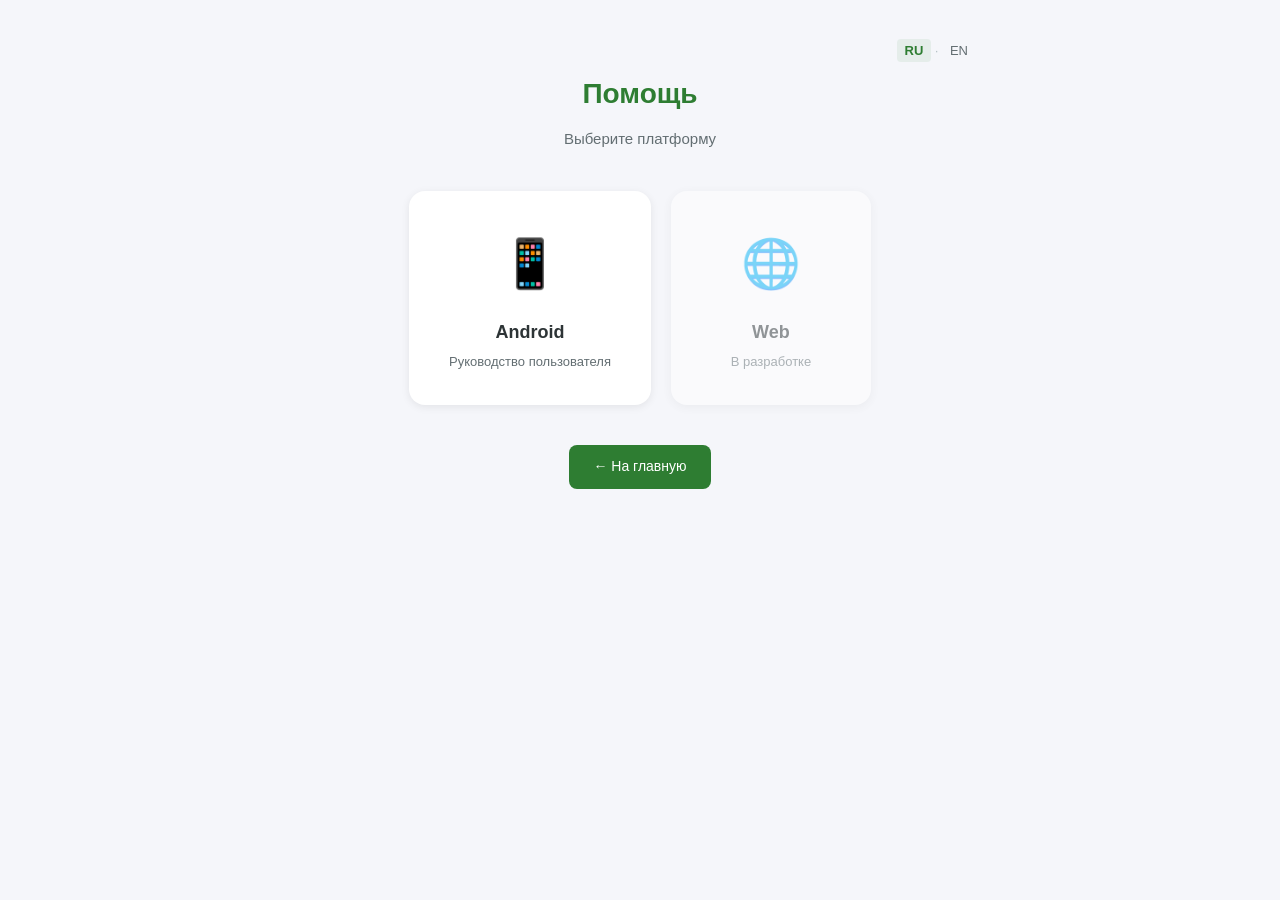
<file: nginx/help/index.html>
<!DOCTYPE html>
<html lang="ru">
<head>
    <meta charset="UTF-8">
    <meta name="viewport" content="width=device-width, initial-scale=1.0">
    <title>Помощь — Список задач</title>
    <style>
        * { margin: 0; padding: 0; box-sizing: border-box; }
        body {
            font-family: 'Inter', 'Segoe UI', Roboto, -apple-system, BlinkMacSystemFont, sans-serif;
            background: #f5f6fa;
            color: #2d3436;
            line-height: 1.7;
        }
        .container {
            max-width: 720px;
            margin: 0 auto;
            padding: 40px 24px 80px;
            text-align: center;
        }
        .lang-switcher {
            text-align: right;
            font-size: 13px;
            margin-bottom: 8px;
        }
        .lang-switcher a {
            color: #636e72;
            padding: 4px 8px;
            border-radius: 4px;
            text-decoration: none;
        }
        .lang-switcher a.active {
            color: #2e7d32;
            font-weight: 600;
            background: rgba(46, 125, 50, 0.08);
        }
        .lang-switcher span {
            color: #b2bec3;
            font-size: 12px;
        }
        h1 {
            font-size: 28px;
            font-weight: 700;
            margin-bottom: 8px;
            color: #2e7d32;
        }
        .subtitle {
            color: #636e72;
            font-size: 15px;
            margin-bottom: 40px;
        }
        .platforms {
            display: flex;
            gap: 20px;
            justify-content: center;
            flex-wrap: wrap;
        }
        .platform-card {
            display: flex;
            flex-direction: column;
            align-items: center;
            padding: 32px 40px;
            background: #fff;
            border-radius: 16px;
            box-shadow: 0 2px 8px rgba(0,0,0,0.08);
            text-decoration: none;
            color: #2d3436;
            transition: transform 0.2s, box-shadow 0.2s;
            min-width: 200px;
        }
        .platform-card:hover {
            transform: translateY(-4px);
            box-shadow: 0 4px 16px rgba(0,0,0,0.12);
            text-decoration: none;
        }
        .platform-card .icon {
            font-size: 48px;
            margin-bottom: 12px;
        }
        .platform-card .name {
            font-size: 18px;
            font-weight: 600;
            margin-bottom: 4px;
        }
        .platform-card .status {
            font-size: 13px;
            color: #636e72;
        }
        .platform-card.disabled {
            opacity: 0.5;
            pointer-events: none;
        }
        .back {
            display: inline-block;
            margin-top: 40px;
            padding: 10px 24px;
            background: #2e7d32;
            color: #fff;
            border-radius: 8px;
            font-size: 14px;
            font-weight: 500;
            text-decoration: none;
        }
        .back:hover { background: #1b5e20; }
    </style>
</head>
<body>
<div class="container">
    <div class="lang-switcher">
        <a href="/help" class="active">RU</a>
        <span>·</span>
        <a href="/help/en">EN</a>
    </div>

    <h1>Помощь</h1>
    <p class="subtitle">Выберите платформу</p>

    <div class="platforms">
        <a href="/help/android" class="platform-card">
            <span class="icon">📱</span>
            <span class="name">Android</span>
            <span class="status">Руководство пользователя</span>
        </a>
        <div class="platform-card disabled">
            <span class="icon">🌐</span>
            <span class="name">Web</span>
            <span class="status">В разработке</span>
        </div>
    </div>

    <a class="back" href="https://todo.keepware.ru">← На главную</a>
</div>
</body>
</html>
</file>
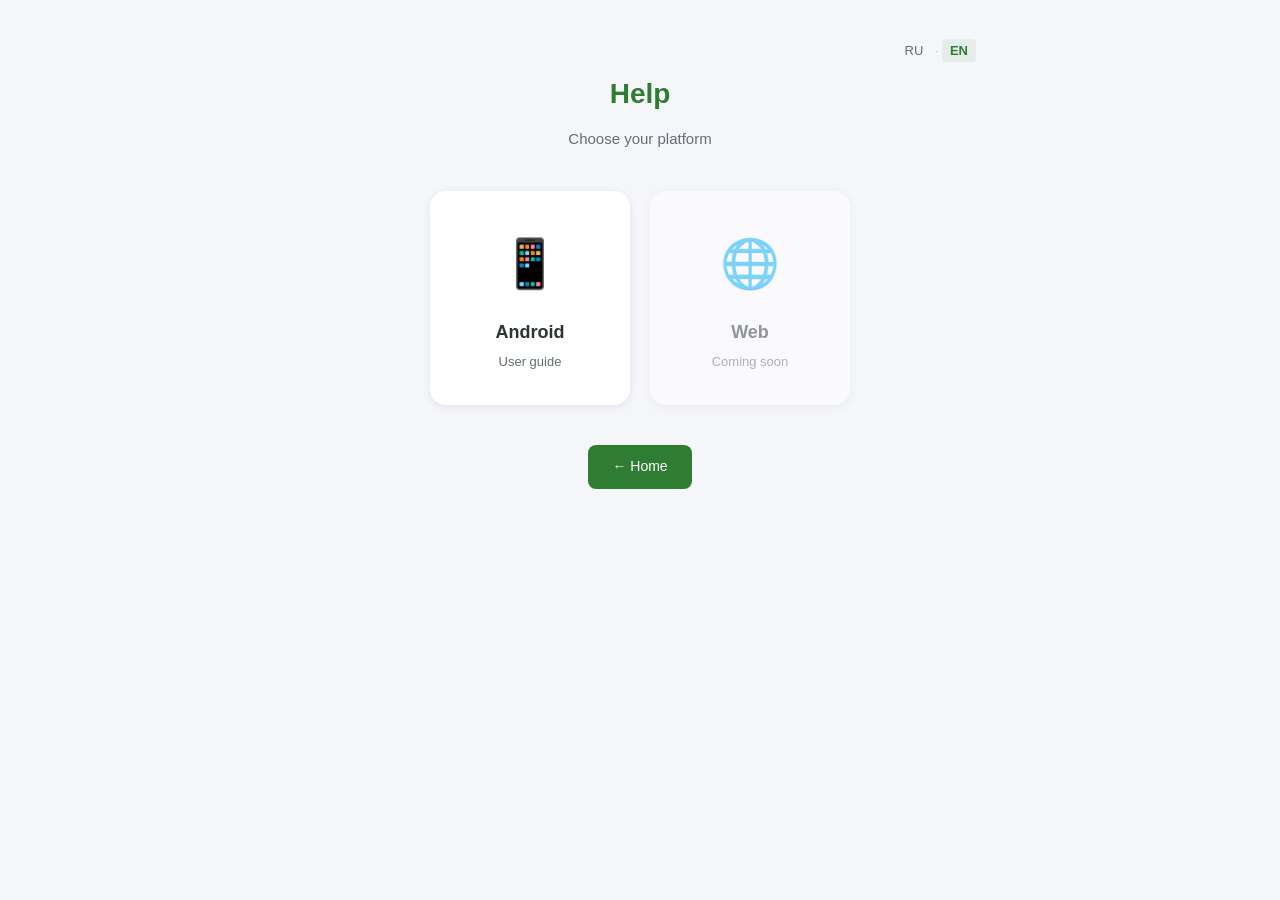
<file: nginx/help/index_en.html>
<!DOCTYPE html>
<html lang="en">
<head>
    <meta charset="UTF-8">
    <meta name="viewport" content="width=device-width, initial-scale=1.0">
    <title>Help — Todo List</title>
    <style>
        * { margin: 0; padding: 0; box-sizing: border-box; }
        body {
            font-family: 'Inter', 'Segoe UI', Roboto, -apple-system, BlinkMacSystemFont, sans-serif;
            background: #f5f6fa;
            color: #2d3436;
            line-height: 1.7;
        }
        .container {
            max-width: 720px;
            margin: 0 auto;
            padding: 40px 24px 80px;
            text-align: center;
        }
        .lang-switcher {
            text-align: right;
            font-size: 13px;
            margin-bottom: 8px;
        }
        .lang-switcher a {
            color: #636e72;
            padding: 4px 8px;
            border-radius: 4px;
            text-decoration: none;
        }
        .lang-switcher a.active {
            color: #2e7d32;
            font-weight: 600;
            background: rgba(46, 125, 50, 0.08);
        }
        .lang-switcher span {
            color: #b2bec3;
            font-size: 12px;
        }
        h1 {
            font-size: 28px;
            font-weight: 700;
            margin-bottom: 8px;
            color: #2e7d32;
        }
        .subtitle {
            color: #636e72;
            font-size: 15px;
            margin-bottom: 40px;
        }
        .platforms {
            display: flex;
            gap: 20px;
            justify-content: center;
            flex-wrap: wrap;
        }
        .platform-card {
            display: flex;
            flex-direction: column;
            align-items: center;
            padding: 32px 40px;
            background: #fff;
            border-radius: 16px;
            box-shadow: 0 2px 8px rgba(0,0,0,0.08);
            text-decoration: none;
            color: #2d3436;
            transition: transform 0.2s, box-shadow 0.2s;
            min-width: 200px;
        }
        .platform-card:hover {
            transform: translateY(-4px);
            box-shadow: 0 4px 16px rgba(0,0,0,0.12);
            text-decoration: none;
        }
        .platform-card .icon {
            font-size: 48px;
            margin-bottom: 12px;
        }
        .platform-card .name {
            font-size: 18px;
            font-weight: 600;
            margin-bottom: 4px;
        }
        .platform-card .status {
            font-size: 13px;
            color: #636e72;
        }
        .platform-card.disabled {
            opacity: 0.5;
            pointer-events: none;
        }
        .back {
            display: inline-block;
            margin-top: 40px;
            padding: 10px 24px;
            background: #2e7d32;
            color: #fff;
            border-radius: 8px;
            font-size: 14px;
            font-weight: 500;
            text-decoration: none;
        }
        .back:hover { background: #1b5e20; }
    </style>
</head>
<body>
<div class="container">
    <div class="lang-switcher">
        <a href="/help">RU</a>
        <span>·</span>
        <a href="/help/en" class="active">EN</a>
    </div>

    <h1>Help</h1>
    <p class="subtitle">Choose your platform</p>

    <div class="platforms">
        <a href="/help/android/en" class="platform-card">
            <span class="icon">📱</span>
            <span class="name">Android</span>
            <span class="status">User guide</span>
        </a>
        <div class="platform-card disabled">
            <span class="icon">🌐</span>
            <span class="name">Web</span>
            <span class="status">Coming soon</span>
        </div>
    </div>

    <a class="back" href="https://todo.keepware.ru">← Home</a>
</div>
</body>
</html>
</file>
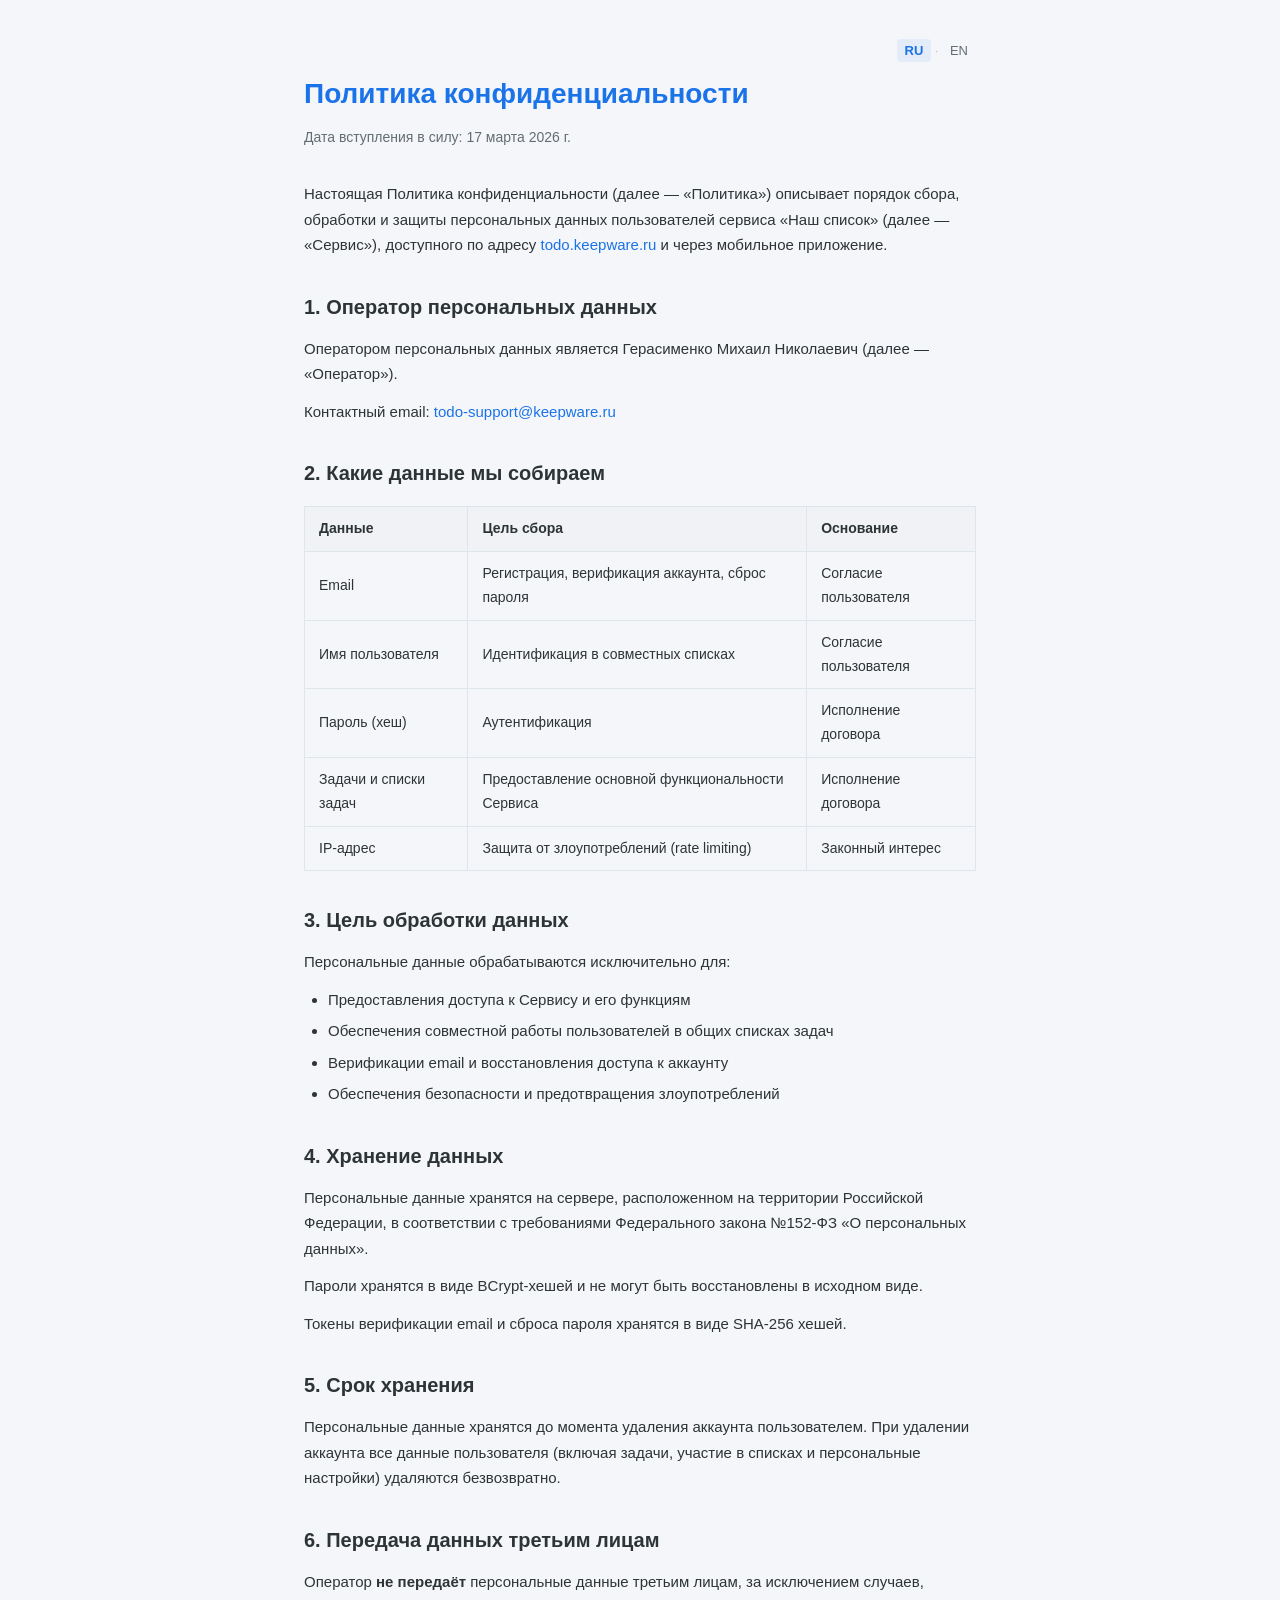
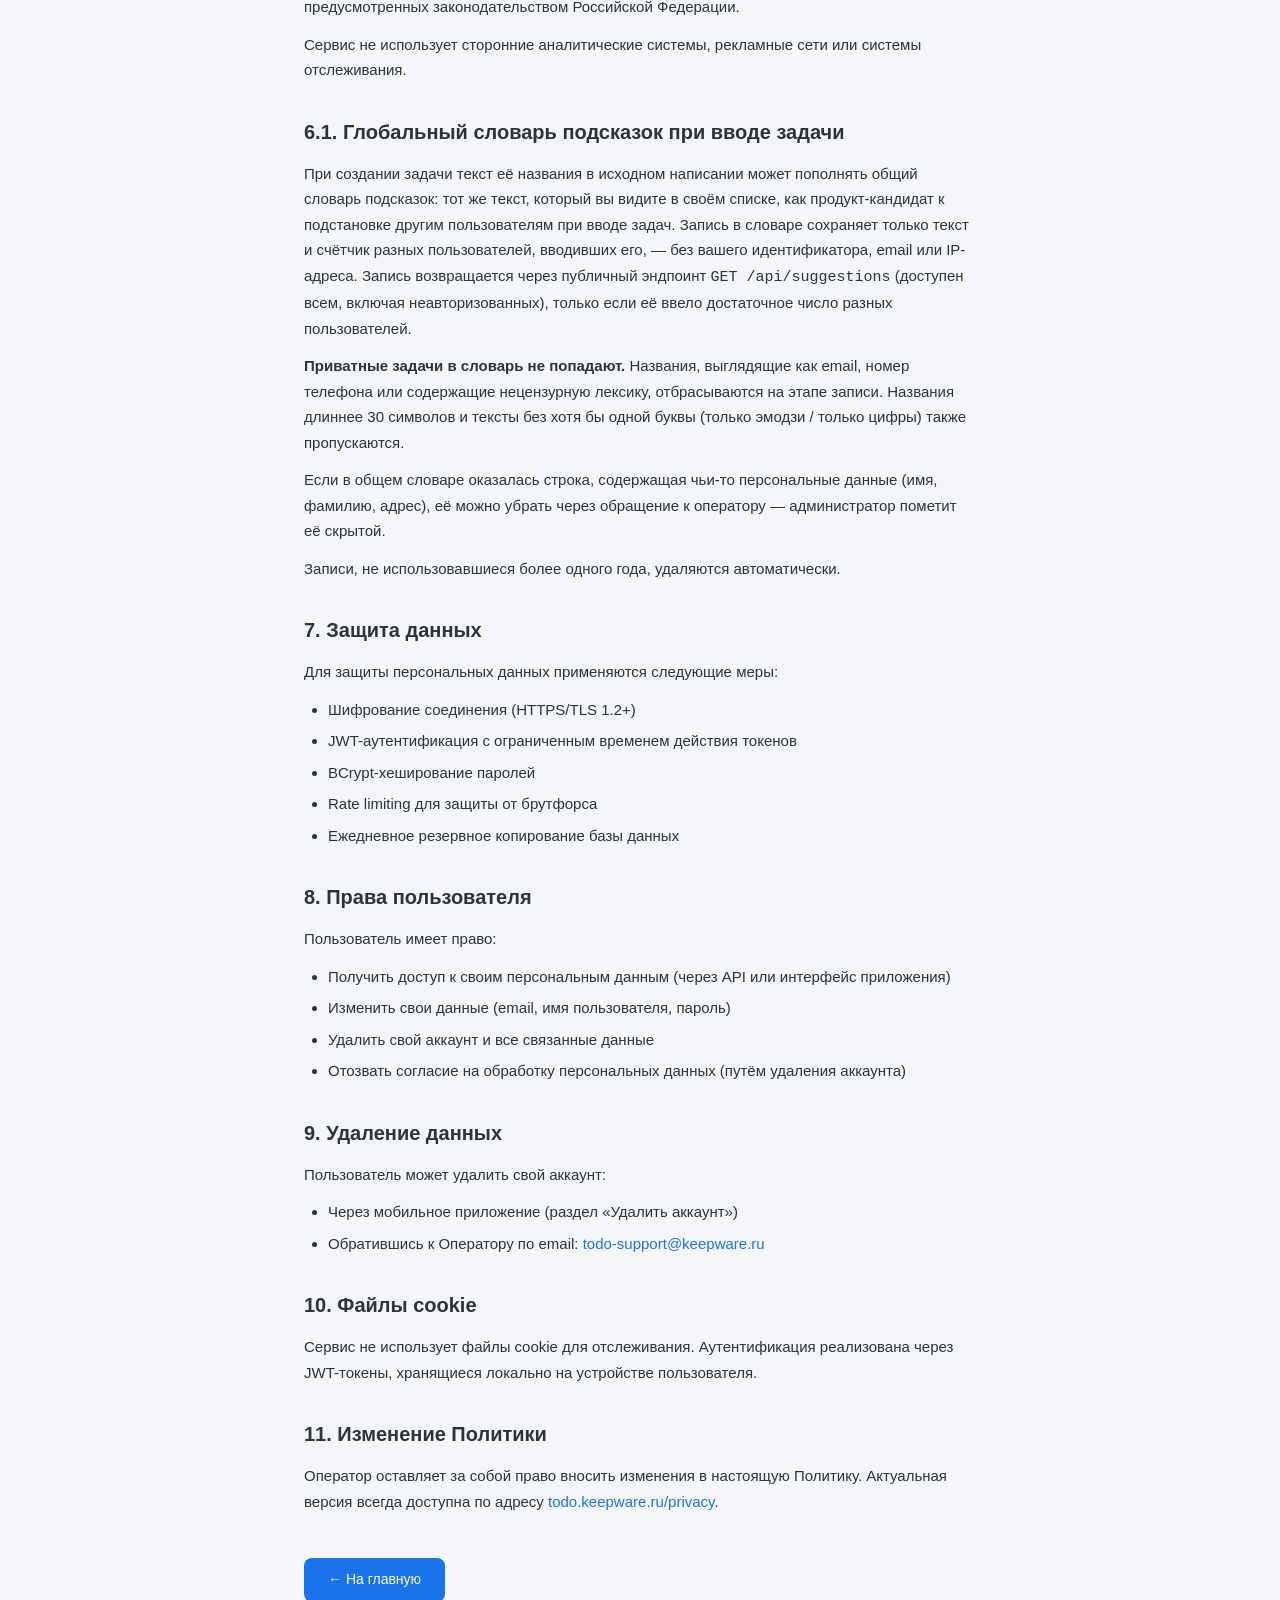
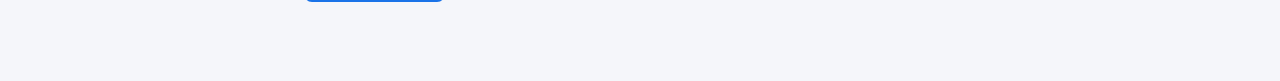
<file: nginx/legal/privacy.html>
<!DOCTYPE html>
<html lang="ru">
<head>
    <meta charset="UTF-8">
    <meta name="viewport" content="width=device-width, initial-scale=1.0">
    <title>Политика конфиденциальности — Наш список</title>
    <style>
        * { margin: 0; padding: 0; box-sizing: border-box; }
        body {
            font-family: 'Inter', 'Segoe UI', Roboto, -apple-system, BlinkMacSystemFont, sans-serif;
            background: #f5f6fa;
            color: #2d3436;
            line-height: 1.7;
        }
        .container {
            max-width: 720px;
            margin: 0 auto;
            padding: 40px 24px 80px;
        }
        .lang-switcher {
            text-align: right;
            font-size: 13px;
            margin-bottom: 8px;
        }
        .lang-switcher a {
            color: #636e72;
            padding: 4px 8px;
            border-radius: 4px;
            text-decoration: none;
        }
        .lang-switcher a.active {
            color: #1a73e8;
            font-weight: 600;
            background: rgba(26, 115, 232, 0.08);
        }
        .lang-switcher span {
            color: #b2bec3;
            font-size: 12px;
        }
        h1 {
            font-size: 28px;
            font-weight: 700;
            margin-bottom: 8px;
            color: #1a73e8;
        }
        .date {
            color: #636e72;
            font-size: 14px;
            margin-bottom: 32px;
        }
        h2 {
            font-size: 20px;
            font-weight: 600;
            margin-top: 32px;
            margin-bottom: 12px;
            color: #2d3436;
        }
        p, li {
            font-size: 15px;
            margin-bottom: 12px;
        }
        ul {
            padding-left: 24px;
            margin-bottom: 16px;
        }
        li { margin-bottom: 6px; }
        table {
            width: 100%;
            border-collapse: collapse;
            margin: 16px 0;
            font-size: 14px;
        }
        th, td {
            border: 1px solid #dfe6e9;
            padding: 10px 14px;
            text-align: left;
        }
        th {
            background: #f1f2f6;
            font-weight: 600;
        }
        a { color: #1a73e8; text-decoration: none; }
        a:hover { text-decoration: underline; }
        .back {
            display: inline-block;
            margin-top: 32px;
            padding: 10px 24px;
            background: #1a73e8;
            color: #fff;
            border-radius: 8px;
            font-size: 14px;
            font-weight: 500;
        }
        .back:hover { background: #1557b0; text-decoration: none; }
    </style>
</head>
<body>
<div class="container">
    <div class="lang-switcher">
        <a href="/privacy" class="active">RU</a>
        <span>·</span>
        <a href="/privacy/en">EN</a>
    </div>

    <h1>Политика конфиденциальности</h1>
    <p class="date">Дата вступления в силу: 17 марта 2026 г.</p>

    <p>Настоящая Политика конфиденциальности (далее — «Политика») описывает порядок сбора, обработки и защиты персональных данных пользователей сервиса «Наш список» (далее — «Сервис»), доступного по адресу <a href="https://todo.keepware.ru">todo.keepware.ru</a> и через мобильное приложение.</p>

    <h2>1. Оператор персональных данных</h2>
    <p>Оператором персональных данных является Герасименко Михаил Николаевич (далее — «Оператор»).</p>
    <p>Контактный email: <a href="mailto:todo-support@keepware.ru">todo-support@keepware.ru</a></p>

    <h2>2. Какие данные мы собираем</h2>
    <table>
        <tr><th>Данные</th><th>Цель сбора</th><th>Основание</th></tr>
        <tr><td>Email</td><td>Регистрация, верификация аккаунта, сброс пароля</td><td>Согласие пользователя</td></tr>
        <tr><td>Имя пользователя</td><td>Идентификация в совместных списках</td><td>Согласие пользователя</td></tr>
        <tr><td>Пароль (хеш)</td><td>Аутентификация</td><td>Исполнение договора</td></tr>
        <tr><td>Задачи и списки задач</td><td>Предоставление основной функциональности Сервиса</td><td>Исполнение договора</td></tr>
        <tr><td>IP-адрес</td><td>Защита от злоупотреблений (rate limiting)</td><td>Законный интерес</td></tr>
    </table>

    <h2>3. Цель обработки данных</h2>
    <p>Персональные данные обрабатываются исключительно для:</p>
    <ul>
        <li>Предоставления доступа к Сервису и его функциям</li>
        <li>Обеспечения совместной работы пользователей в общих списках задач</li>
        <li>Верификации email и восстановления доступа к аккаунту</li>
        <li>Обеспечения безопасности и предотвращения злоупотреблений</li>
    </ul>

    <h2>4. Хранение данных</h2>
    <p>Персональные данные хранятся на сервере, расположенном на территории Российской Федерации, в соответствии с требованиями Федерального закона №152-ФЗ «О персональных данных».</p>
    <p>Пароли хранятся в виде BCrypt-хешей и не могут быть восстановлены в исходном виде.</p>
    <p>Токены верификации email и сброса пароля хранятся в виде SHA-256 хешей.</p>

    <h2>5. Срок хранения</h2>
    <p>Персональные данные хранятся до момента удаления аккаунта пользователем. При удалении аккаунта все данные пользователя (включая задачи, участие в списках и персональные настройки) удаляются безвозвратно.</p>

    <h2>6. Передача данных третьим лицам</h2>
    <p>Оператор <strong>не передаёт</strong> персональные данные третьим лицам, за исключением случаев, предусмотренных законодательством Российской Федерации.</p>
    <p>Сервис не использует сторонние аналитические системы, рекламные сети или системы отслеживания.</p>

    <h2>6.1. Глобальный словарь подсказок при вводе задачи</h2>
    <p>При создании задачи текст её названия в исходном написании может пополнять общий словарь подсказок: тот же текст, который вы видите в своём списке, как продукт-кандидат к подстановке другим пользователям при вводе задач. Запись в словаре сохраняет только текст и счётчик разных пользователей, вводивших его, — без вашего идентификатора, email или IP-адреса. Запись возвращается через публичный эндпоинт <code>GET /api/suggestions</code> (доступен всем, включая неавторизованных), только если её ввело достаточное число разных пользователей.</p>
    <p><strong>Приватные задачи в словарь не попадают.</strong> Названия, выглядящие как email, номер телефона или содержащие нецензурную лексику, отбрасываются на этапе записи. Названия длиннее 30 символов и тексты без хотя бы одной буквы (только эмодзи / только цифры) также пропускаются.</p>
    <p>Если в общем словаре оказалась строка, содержащая чьи-то персональные данные (имя, фамилию, адрес), её можно убрать через обращение к оператору — администратор пометит её скрытой.</p>
    <p>Записи, не использовавшиеся более одного года, удаляются автоматически.</p>

    <h2>7. Защита данных</h2>
    <p>Для защиты персональных данных применяются следующие меры:</p>
    <ul>
        <li>Шифрование соединения (HTTPS/TLS 1.2+)</li>
        <li>JWT-аутентификация с ограниченным временем действия токенов</li>
        <li>BCrypt-хеширование паролей</li>
        <li>Rate limiting для защиты от брутфорса</li>
        <li>Ежедневное резервное копирование базы данных</li>
    </ul>

    <h2>8. Права пользователя</h2>
    <p>Пользователь имеет право:</p>
    <ul>
        <li>Получить доступ к своим персональным данным (через API или интерфейс приложения)</li>
        <li>Изменить свои данные (email, имя пользователя, пароль)</li>
        <li>Удалить свой аккаунт и все связанные данные</li>
        <li>Отозвать согласие на обработку персональных данных (путём удаления аккаунта)</li>
    </ul>

    <h2>9. Удаление данных</h2>
    <p>Пользователь может удалить свой аккаунт:</p>
    <ul>
        <li>Через мобильное приложение (раздел «Удалить аккаунт»)</li>
        <li>Обратившись к Оператору по email: <a href="mailto:todo-support@keepware.ru">todo-support@keepware.ru</a></li>
    </ul>

    <h2>10. Файлы cookie</h2>
    <p>Сервис не использует файлы cookie для отслеживания. Аутентификация реализована через JWT-токены, хранящиеся локально на устройстве пользователя.</p>

    <h2>11. Изменение Политики</h2>
    <p>Оператор оставляет за собой право вносить изменения в настоящую Политику. Актуальная версия всегда доступна по адресу <a href="https://todo.keepware.ru/privacy">todo.keepware.ru/privacy</a>.</p>

    <a class="back" href="https://todo.keepware.ru">← На главную</a>
</div>
</body>
</html>
</file>
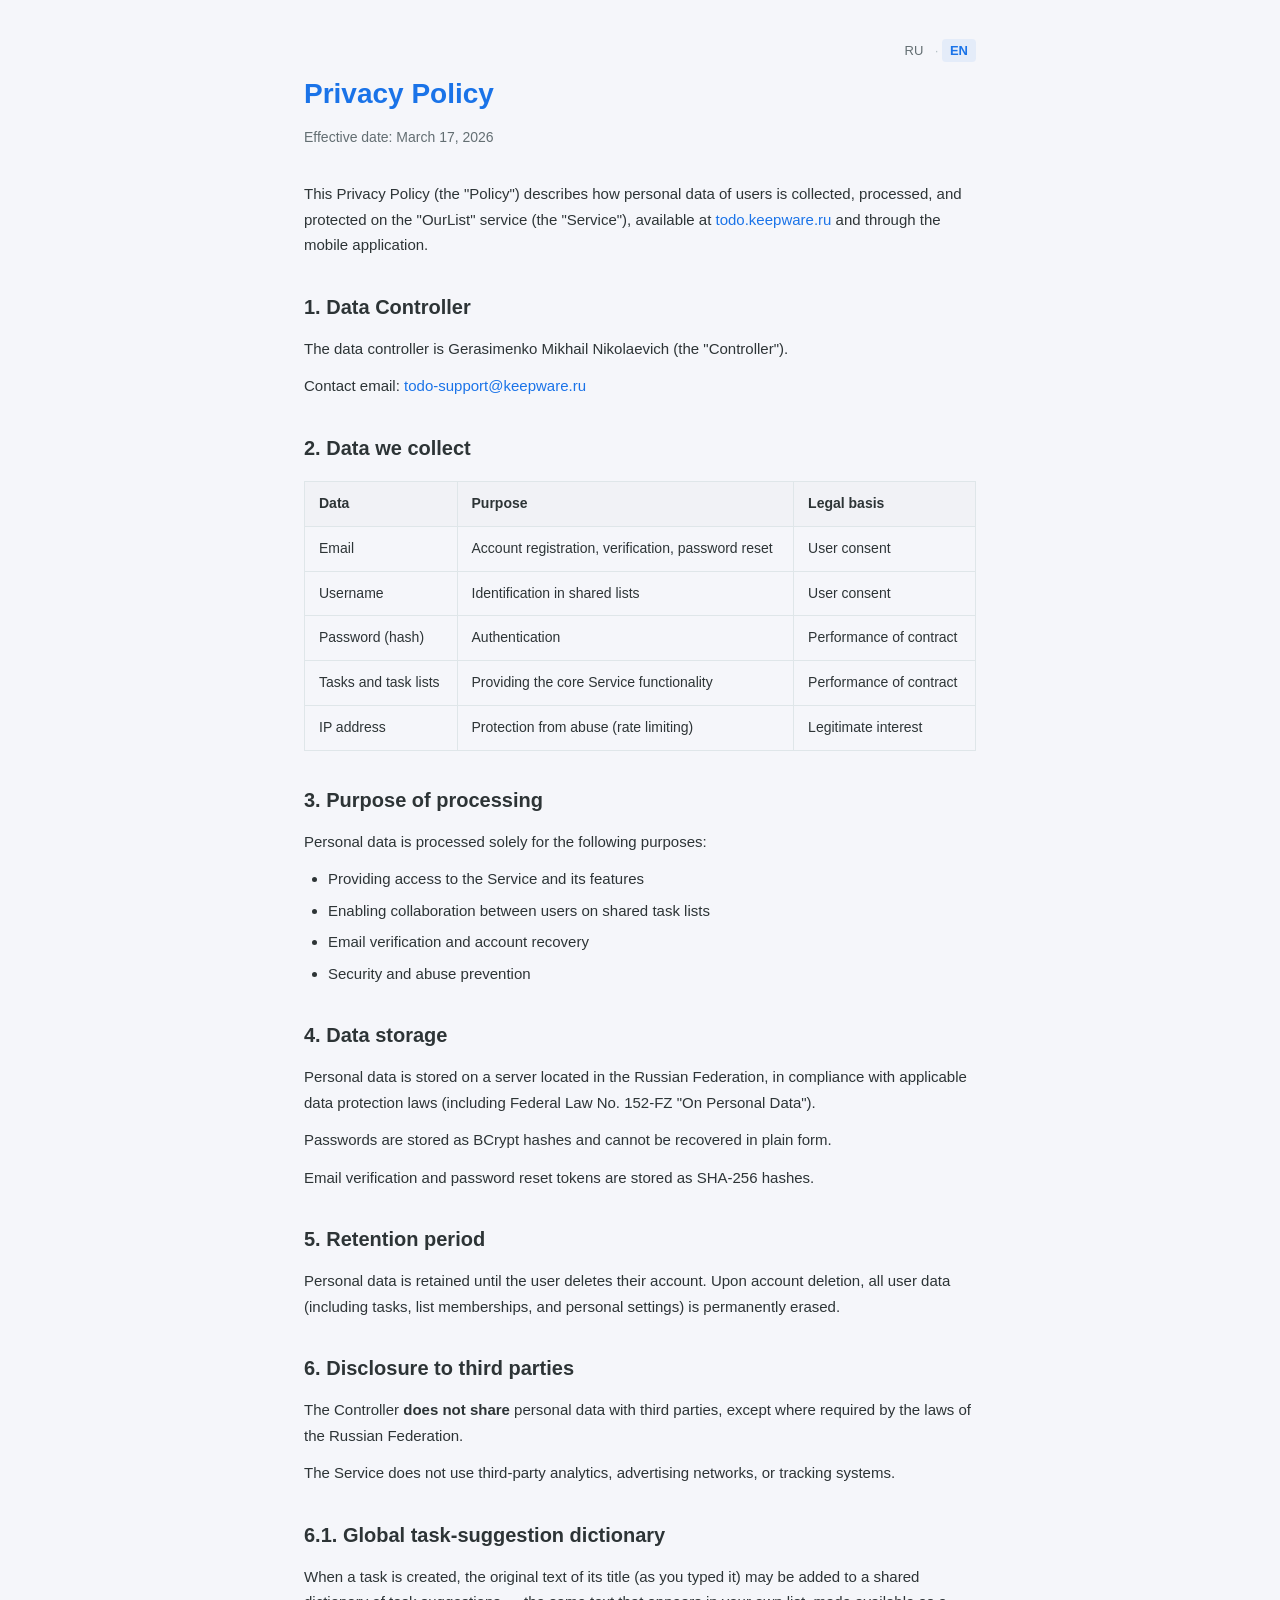
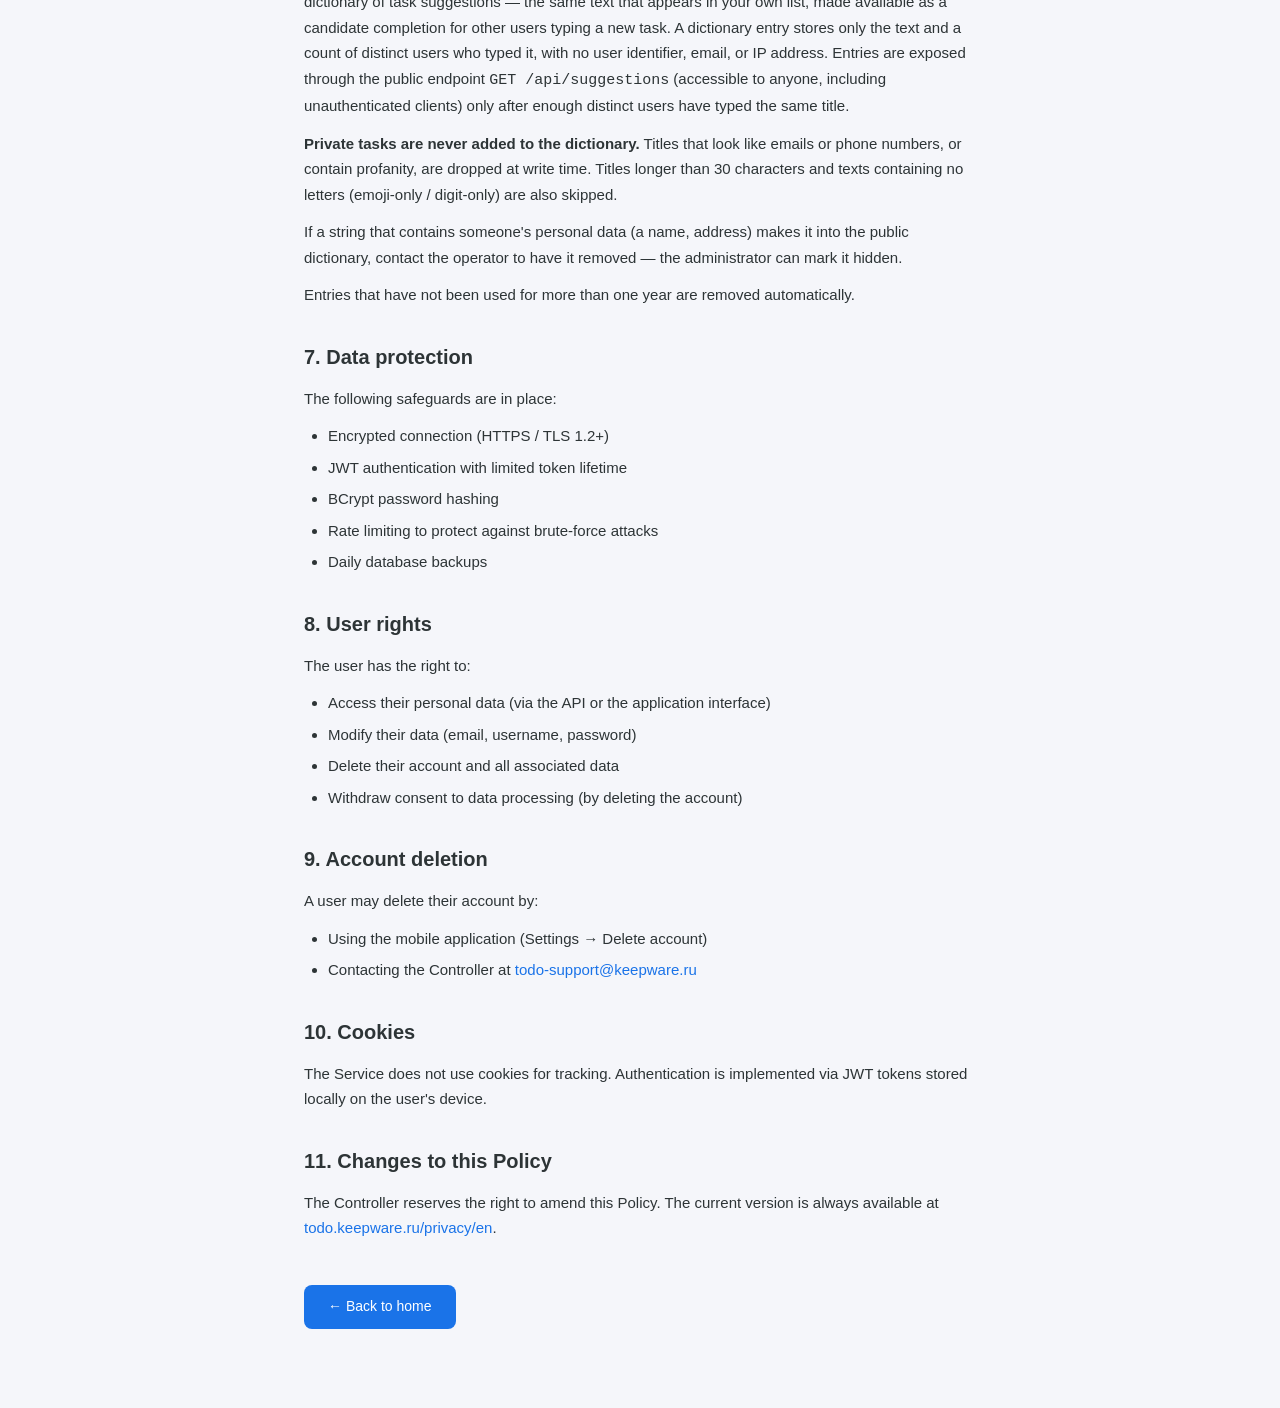
<file: nginx/legal/privacy_en.html>
<!DOCTYPE html>
<html lang="en">
<head>
    <meta charset="UTF-8">
    <meta name="viewport" content="width=device-width, initial-scale=1.0">
    <title>Privacy Policy — OurList</title>
    <style>
        * { margin: 0; padding: 0; box-sizing: border-box; }
        body {
            font-family: 'Inter', 'Segoe UI', Roboto, -apple-system, BlinkMacSystemFont, sans-serif;
            background: #f5f6fa;
            color: #2d3436;
            line-height: 1.7;
        }
        .container {
            max-width: 720px;
            margin: 0 auto;
            padding: 40px 24px 80px;
        }
        .lang-switcher {
            text-align: right;
            font-size: 13px;
            margin-bottom: 8px;
        }
        .lang-switcher a {
            color: #636e72;
            padding: 4px 8px;
            border-radius: 4px;
            text-decoration: none;
        }
        .lang-switcher a.active {
            color: #1a73e8;
            font-weight: 600;
            background: rgba(26, 115, 232, 0.08);
        }
        .lang-switcher span {
            color: #b2bec3;
            font-size: 12px;
        }
        h1 {
            font-size: 28px;
            font-weight: 700;
            margin-bottom: 8px;
            color: #1a73e8;
        }
        .date {
            color: #636e72;
            font-size: 14px;
            margin-bottom: 32px;
        }
        h2 {
            font-size: 20px;
            font-weight: 600;
            margin-top: 32px;
            margin-bottom: 12px;
            color: #2d3436;
        }
        p, li {
            font-size: 15px;
            margin-bottom: 12px;
        }
        ul {
            padding-left: 24px;
            margin-bottom: 16px;
        }
        li { margin-bottom: 6px; }
        table {
            width: 100%;
            border-collapse: collapse;
            margin: 16px 0;
            font-size: 14px;
        }
        th, td {
            border: 1px solid #dfe6e9;
            padding: 10px 14px;
            text-align: left;
        }
        th {
            background: #f1f2f6;
            font-weight: 600;
        }
        a { color: #1a73e8; text-decoration: none; }
        a:hover { text-decoration: underline; }
        .back {
            display: inline-block;
            margin-top: 32px;
            padding: 10px 24px;
            background: #1a73e8;
            color: #fff;
            border-radius: 8px;
            font-size: 14px;
            font-weight: 500;
        }
        .back:hover { background: #1557b0; text-decoration: none; }
    </style>
</head>
<body>
<div class="container">
    <div class="lang-switcher">
        <a href="/privacy">RU</a>
        <span>·</span>
        <a href="/privacy/en" class="active">EN</a>
    </div>

    <h1>Privacy Policy</h1>
    <p class="date">Effective date: March 17, 2026</p>

    <p>This Privacy Policy (the "Policy") describes how personal data of users is collected, processed, and protected on the "OurList" service (the "Service"), available at <a href="https://todo.keepware.ru">todo.keepware.ru</a> and through the mobile application.</p>

    <h2>1. Data Controller</h2>
    <p>The data controller is Gerasimenko Mikhail Nikolaevich (the "Controller").</p>
    <p>Contact email: <a href="mailto:todo-support@keepware.ru">todo-support@keepware.ru</a></p>

    <h2>2. Data we collect</h2>
    <table>
        <tr><th>Data</th><th>Purpose</th><th>Legal basis</th></tr>
        <tr><td>Email</td><td>Account registration, verification, password reset</td><td>User consent</td></tr>
        <tr><td>Username</td><td>Identification in shared lists</td><td>User consent</td></tr>
        <tr><td>Password (hash)</td><td>Authentication</td><td>Performance of contract</td></tr>
        <tr><td>Tasks and task lists</td><td>Providing the core Service functionality</td><td>Performance of contract</td></tr>
        <tr><td>IP address</td><td>Protection from abuse (rate limiting)</td><td>Legitimate interest</td></tr>
    </table>

    <h2>3. Purpose of processing</h2>
    <p>Personal data is processed solely for the following purposes:</p>
    <ul>
        <li>Providing access to the Service and its features</li>
        <li>Enabling collaboration between users on shared task lists</li>
        <li>Email verification and account recovery</li>
        <li>Security and abuse prevention</li>
    </ul>

    <h2>4. Data storage</h2>
    <p>Personal data is stored on a server located in the Russian Federation, in compliance with applicable data protection laws (including Federal Law No. 152-FZ "On Personal Data").</p>
    <p>Passwords are stored as BCrypt hashes and cannot be recovered in plain form.</p>
    <p>Email verification and password reset tokens are stored as SHA-256 hashes.</p>

    <h2>5. Retention period</h2>
    <p>Personal data is retained until the user deletes their account. Upon account deletion, all user data (including tasks, list memberships, and personal settings) is permanently erased.</p>

    <h2>6. Disclosure to third parties</h2>
    <p>The Controller <strong>does not share</strong> personal data with third parties, except where required by the laws of the Russian Federation.</p>
    <p>The Service does not use third-party analytics, advertising networks, or tracking systems.</p>

    <h2>6.1. Global task-suggestion dictionary</h2>
    <p>When a task is created, the original text of its title (as you typed it) may be added to a shared dictionary of task suggestions — the same text that appears in your own list, made available as a candidate completion for other users typing a new task. A dictionary entry stores only the text and a count of distinct users who typed it, with no user identifier, email, or IP address. Entries are exposed through the public endpoint <code>GET /api/suggestions</code> (accessible to anyone, including unauthenticated clients) only after enough distinct users have typed the same title.</p>
    <p><strong>Private tasks are never added to the dictionary.</strong> Titles that look like emails or phone numbers, or contain profanity, are dropped at write time. Titles longer than 30 characters and texts containing no letters (emoji-only / digit-only) are also skipped.</p>
    <p>If a string that contains someone's personal data (a name, address) makes it into the public dictionary, contact the operator to have it removed — the administrator can mark it hidden.</p>
    <p>Entries that have not been used for more than one year are removed automatically.</p>

    <h2>7. Data protection</h2>
    <p>The following safeguards are in place:</p>
    <ul>
        <li>Encrypted connection (HTTPS / TLS 1.2+)</li>
        <li>JWT authentication with limited token lifetime</li>
        <li>BCrypt password hashing</li>
        <li>Rate limiting to protect against brute-force attacks</li>
        <li>Daily database backups</li>
    </ul>

    <h2>8. User rights</h2>
    <p>The user has the right to:</p>
    <ul>
        <li>Access their personal data (via the API or the application interface)</li>
        <li>Modify their data (email, username, password)</li>
        <li>Delete their account and all associated data</li>
        <li>Withdraw consent to data processing (by deleting the account)</li>
    </ul>

    <h2>9. Account deletion</h2>
    <p>A user may delete their account by:</p>
    <ul>
        <li>Using the mobile application (Settings → Delete account)</li>
        <li>Contacting the Controller at <a href="mailto:todo-support@keepware.ru">todo-support@keepware.ru</a></li>
    </ul>

    <h2>10. Cookies</h2>
    <p>The Service does not use cookies for tracking. Authentication is implemented via JWT tokens stored locally on the user's device.</p>

    <h2>11. Changes to this Policy</h2>
    <p>The Controller reserves the right to amend this Policy. The current version is always available at <a href="https://todo.keepware.ru/privacy/en">todo.keepware.ru/privacy/en</a>.</p>

    <a class="back" href="https://todo.keepware.ru">← Back to home</a>
</div>
</body>
</html>
</file>
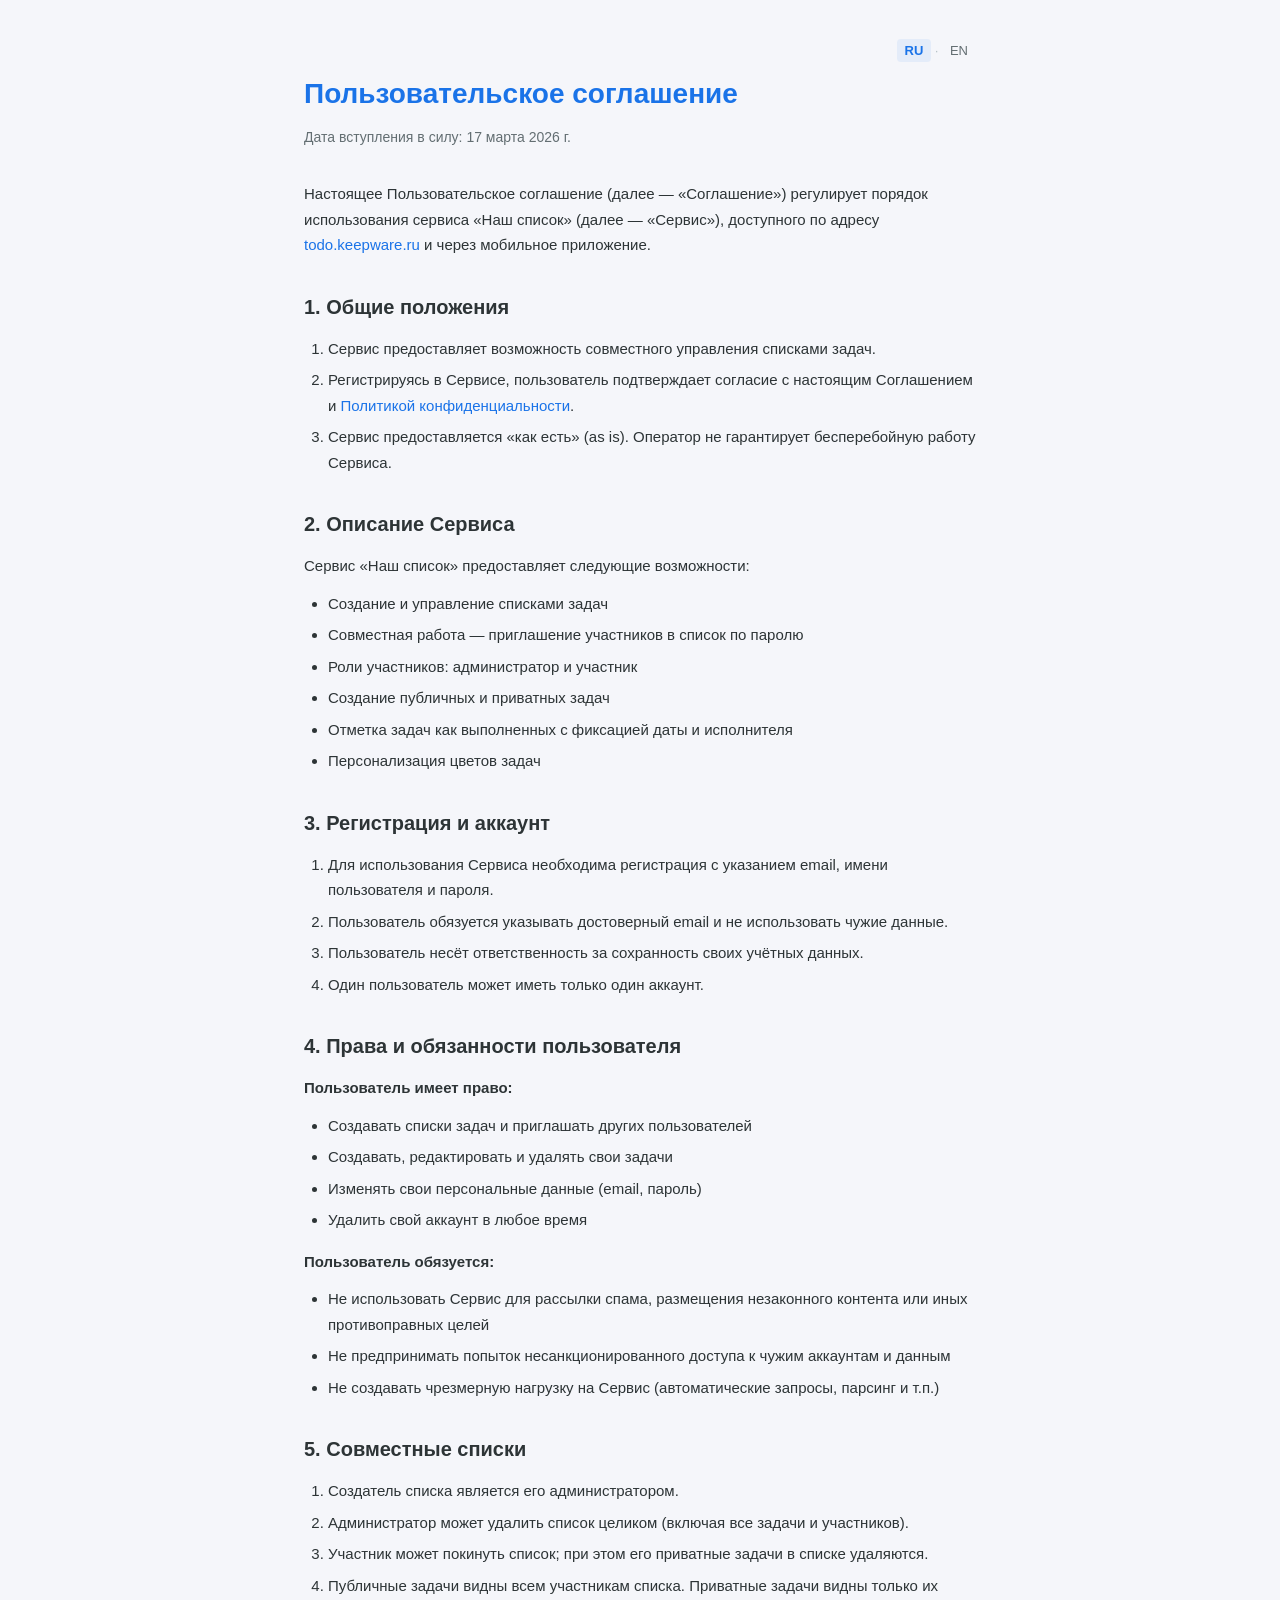
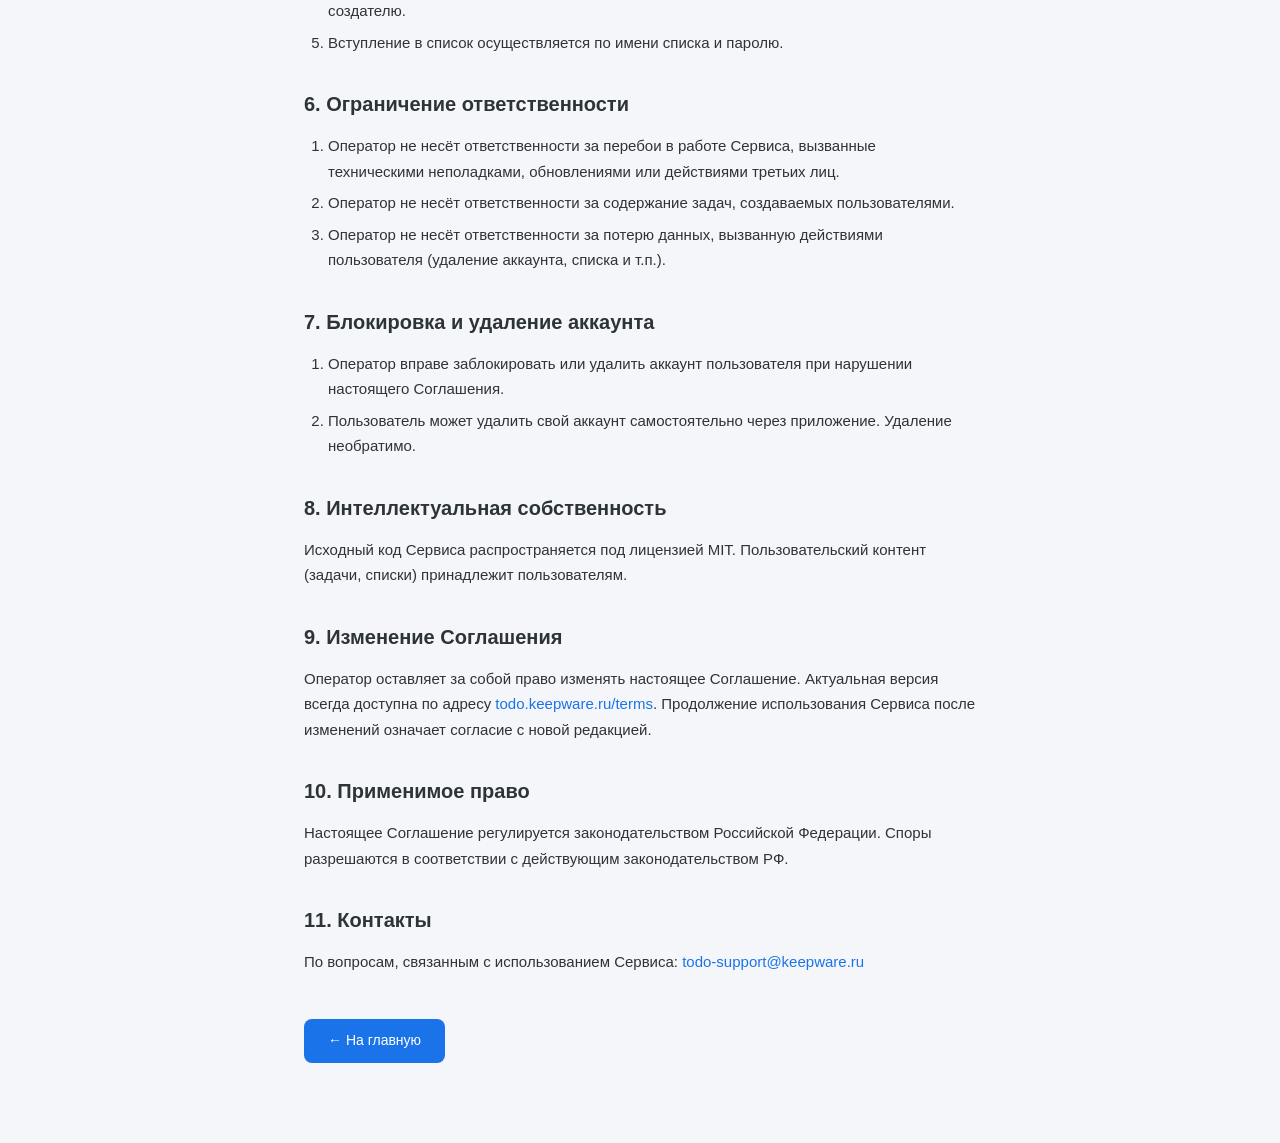
<file: nginx/legal/terms.html>
<!DOCTYPE html>
<html lang="ru">
<head>
    <meta charset="UTF-8">
    <meta name="viewport" content="width=device-width, initial-scale=1.0">
    <title>Пользовательское соглашение — Наш список</title>
    <style>
        * { margin: 0; padding: 0; box-sizing: border-box; }
        body {
            font-family: 'Inter', 'Segoe UI', Roboto, -apple-system, BlinkMacSystemFont, sans-serif;
            background: #f5f6fa;
            color: #2d3436;
            line-height: 1.7;
        }
        .container {
            max-width: 720px;
            margin: 0 auto;
            padding: 40px 24px 80px;
        }
        .lang-switcher {
            text-align: right;
            font-size: 13px;
            margin-bottom: 8px;
        }
        .lang-switcher a {
            color: #636e72;
            padding: 4px 8px;
            border-radius: 4px;
            text-decoration: none;
        }
        .lang-switcher a.active {
            color: #1a73e8;
            font-weight: 600;
            background: rgba(26, 115, 232, 0.08);
        }
        .lang-switcher span {
            color: #b2bec3;
            font-size: 12px;
        }
        h1 {
            font-size: 28px;
            font-weight: 700;
            margin-bottom: 8px;
            color: #1a73e8;
        }
        .date {
            color: #636e72;
            font-size: 14px;
            margin-bottom: 32px;
        }
        h2 {
            font-size: 20px;
            font-weight: 600;
            margin-top: 32px;
            margin-bottom: 12px;
            color: #2d3436;
        }
        p, li {
            font-size: 15px;
            margin-bottom: 12px;
        }
        ul, ol {
            padding-left: 24px;
            margin-bottom: 16px;
        }
        li { margin-bottom: 6px; }
        a { color: #1a73e8; text-decoration: none; }
        a:hover { text-decoration: underline; }
        .back {
            display: inline-block;
            margin-top: 32px;
            padding: 10px 24px;
            background: #1a73e8;
            color: #fff;
            border-radius: 8px;
            font-size: 14px;
            font-weight: 500;
        }
        .back:hover { background: #1557b0; text-decoration: none; }
    </style>
</head>
<body>
<div class="container">
    <div class="lang-switcher">
        <a href="/terms" class="active">RU</a>
        <span>·</span>
        <a href="/terms/en">EN</a>
    </div>

    <h1>Пользовательское соглашение</h1>
    <p class="date">Дата вступления в силу: 17 марта 2026 г.</p>

    <p>Настоящее Пользовательское соглашение (далее — «Соглашение») регулирует порядок использования сервиса «Наш список» (далее — «Сервис»), доступного по адресу <a href="https://todo.keepware.ru">todo.keepware.ru</a> и через мобильное приложение.</p>

    <h2>1. Общие положения</h2>
    <ol>
        <li>Сервис предоставляет возможность совместного управления списками задач.</li>
        <li>Регистрируясь в Сервисе, пользователь подтверждает согласие с настоящим Соглашением и <a href="/privacy">Политикой конфиденциальности</a>.</li>
        <li>Сервис предоставляется «как есть» (as is). Оператор не гарантирует бесперебойную работу Сервиса.</li>
    </ol>

    <h2>2. Описание Сервиса</h2>
    <p>Сервис «Наш список» предоставляет следующие возможности:</p>
    <ul>
        <li>Создание и управление списками задач</li>
        <li>Совместная работа — приглашение участников в список по паролю</li>
        <li>Роли участников: администратор и участник</li>
        <li>Создание публичных и приватных задач</li>
        <li>Отметка задач как выполненных с фиксацией даты и исполнителя</li>
        <li>Персонализация цветов задач</li>
    </ul>

    <h2>3. Регистрация и аккаунт</h2>
    <ol>
        <li>Для использования Сервиса необходима регистрация с указанием email, имени пользователя и пароля.</li>
        <li>Пользователь обязуется указывать достоверный email и не использовать чужие данные.</li>
        <li>Пользователь несёт ответственность за сохранность своих учётных данных.</li>
        <li>Один пользователь может иметь только один аккаунт.</li>
    </ol>

    <h2>4. Права и обязанности пользователя</h2>
    <p><strong>Пользователь имеет право:</strong></p>
    <ul>
        <li>Создавать списки задач и приглашать других пользователей</li>
        <li>Создавать, редактировать и удалять свои задачи</li>
        <li>Изменять свои персональные данные (email, пароль)</li>
        <li>Удалить свой аккаунт в любое время</li>
    </ul>

    <p><strong>Пользователь обязуется:</strong></p>
    <ul>
        <li>Не использовать Сервис для рассылки спама, размещения незаконного контента или иных противоправных целей</li>
        <li>Не предпринимать попыток несанкционированного доступа к чужим аккаунтам и данным</li>
        <li>Не создавать чрезмерную нагрузку на Сервис (автоматические запросы, парсинг и т.п.)</li>
    </ul>

    <h2>5. Совместные списки</h2>
    <ol>
        <li>Создатель списка является его администратором.</li>
        <li>Администратор может удалить список целиком (включая все задачи и участников).</li>
        <li>Участник может покинуть список; при этом его приватные задачи в списке удаляются.</li>
        <li>Публичные задачи видны всем участникам списка. Приватные задачи видны только их создателю.</li>
        <li>Вступление в список осуществляется по имени списка и паролю.</li>
    </ol>

    <h2>6. Ограничение ответственности</h2>
    <ol>
        <li>Оператор не несёт ответственности за перебои в работе Сервиса, вызванные техническими неполадками, обновлениями или действиями третьих лиц.</li>
        <li>Оператор не несёт ответственности за содержание задач, создаваемых пользователями.</li>
        <li>Оператор не несёт ответственности за потерю данных, вызванную действиями пользователя (удаление аккаунта, списка и т.п.).</li>
    </ol>

    <h2>7. Блокировка и удаление аккаунта</h2>
    <ol>
        <li>Оператор вправе заблокировать или удалить аккаунт пользователя при нарушении настоящего Соглашения.</li>
        <li>Пользователь может удалить свой аккаунт самостоятельно через приложение. Удаление необратимо.</li>
    </ol>

    <h2>8. Интеллектуальная собственность</h2>
    <p>Исходный код Сервиса распространяется под лицензией MIT. Пользовательский контент (задачи, списки) принадлежит пользователям.</p>

    <h2>9. Изменение Соглашения</h2>
    <p>Оператор оставляет за собой право изменять настоящее Соглашение. Актуальная версия всегда доступна по адресу <a href="https://todo.keepware.ru/terms">todo.keepware.ru/terms</a>. Продолжение использования Сервиса после изменений означает согласие с новой редакцией.</p>

    <h2>10. Применимое право</h2>
    <p>Настоящее Соглашение регулируется законодательством Российской Федерации. Споры разрешаются в соответствии с действующим законодательством РФ.</p>

    <h2>11. Контакты</h2>
    <p>По вопросам, связанным с использованием Сервиса: <a href="mailto:todo-support@keepware.ru">todo-support@keepware.ru</a></p>

    <a class="back" href="https://todo.keepware.ru">← На главную</a>
</div>
</body>
</html>
</file>
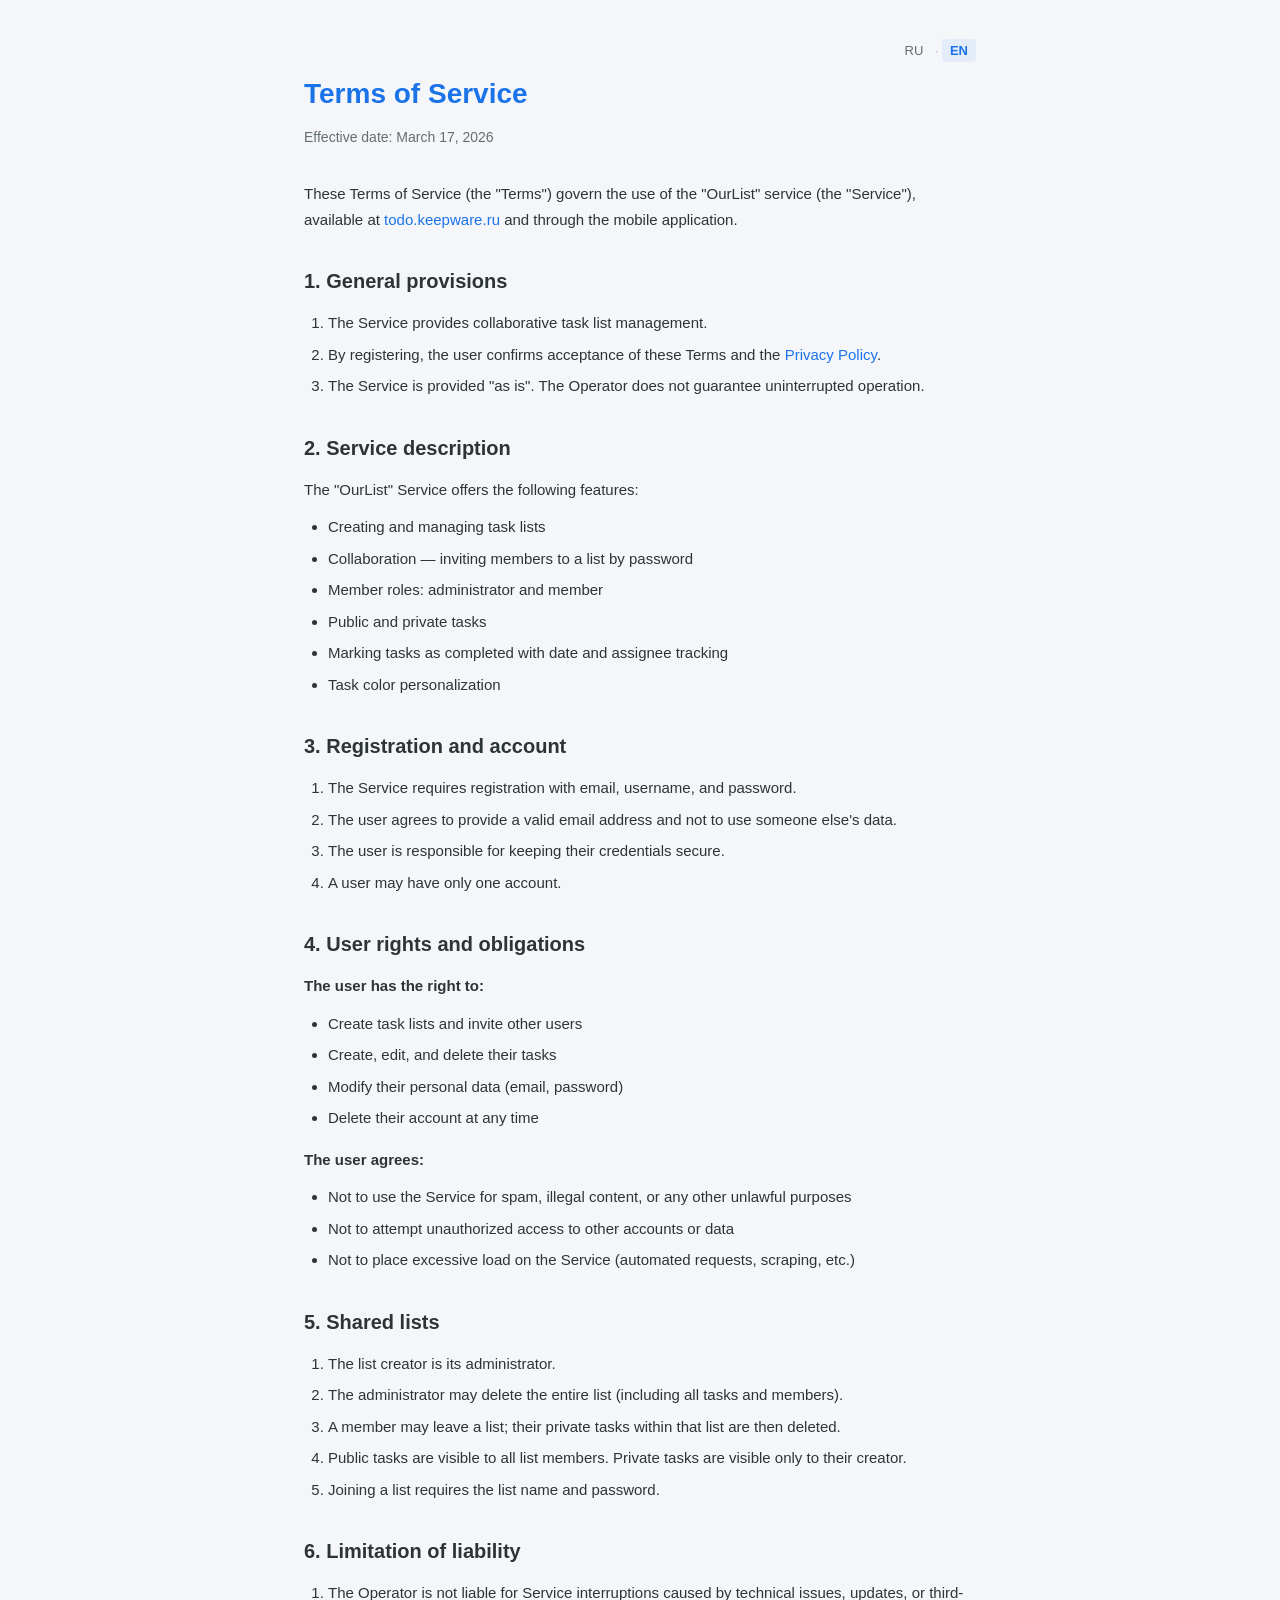
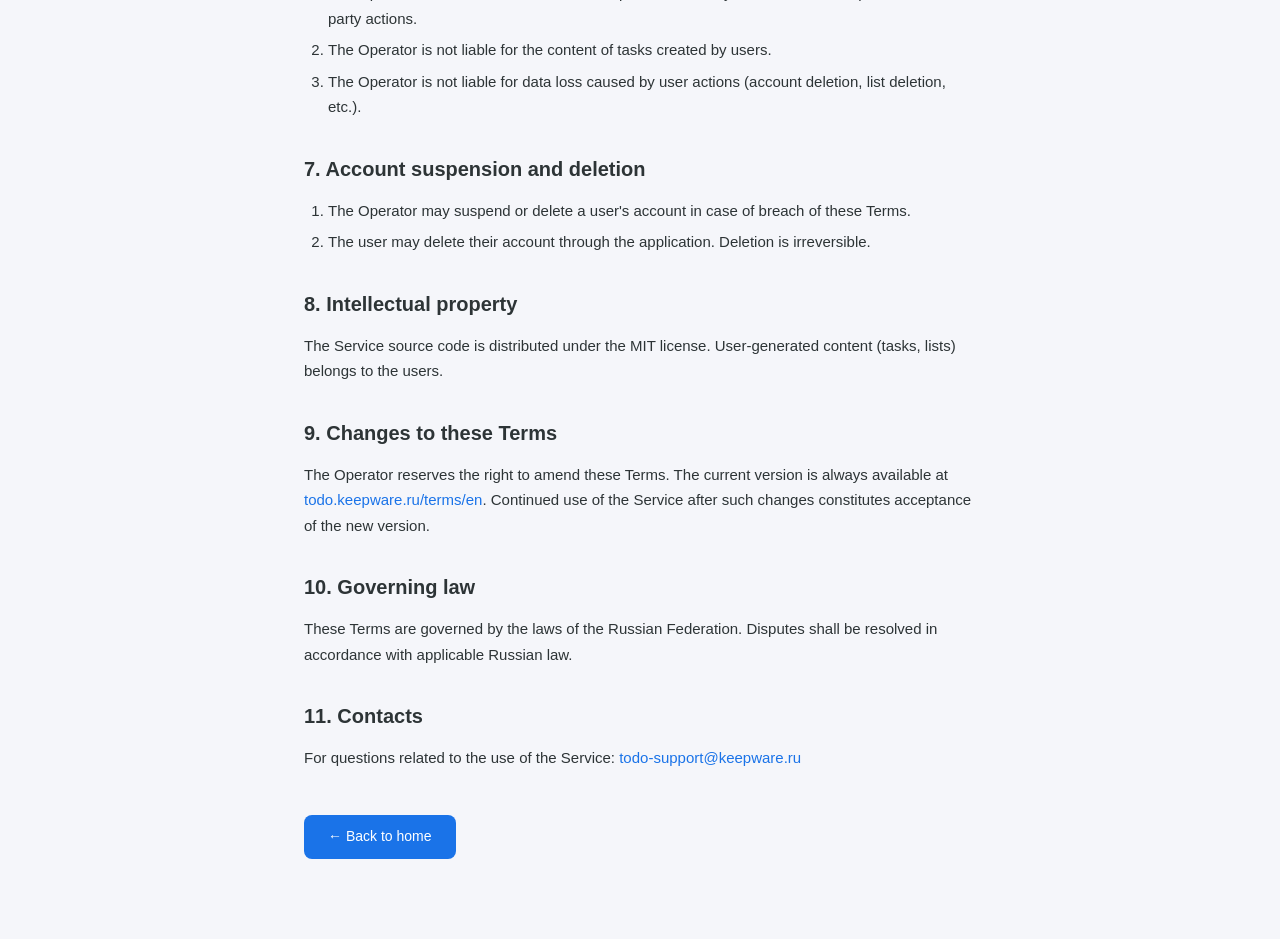
<file: nginx/legal/terms_en.html>
<!DOCTYPE html>
<html lang="en">
<head>
    <meta charset="UTF-8">
    <meta name="viewport" content="width=device-width, initial-scale=1.0">
    <title>Terms of Service — OurList</title>
    <style>
        * { margin: 0; padding: 0; box-sizing: border-box; }
        body {
            font-family: 'Inter', 'Segoe UI', Roboto, -apple-system, BlinkMacSystemFont, sans-serif;
            background: #f5f6fa;
            color: #2d3436;
            line-height: 1.7;
        }
        .container {
            max-width: 720px;
            margin: 0 auto;
            padding: 40px 24px 80px;
        }
        .lang-switcher {
            text-align: right;
            font-size: 13px;
            margin-bottom: 8px;
        }
        .lang-switcher a {
            color: #636e72;
            padding: 4px 8px;
            border-radius: 4px;
            text-decoration: none;
        }
        .lang-switcher a.active {
            color: #1a73e8;
            font-weight: 600;
            background: rgba(26, 115, 232, 0.08);
        }
        .lang-switcher span {
            color: #b2bec3;
            font-size: 12px;
        }
        h1 {
            font-size: 28px;
            font-weight: 700;
            margin-bottom: 8px;
            color: #1a73e8;
        }
        .date {
            color: #636e72;
            font-size: 14px;
            margin-bottom: 32px;
        }
        h2 {
            font-size: 20px;
            font-weight: 600;
            margin-top: 32px;
            margin-bottom: 12px;
            color: #2d3436;
        }
        p, li {
            font-size: 15px;
            margin-bottom: 12px;
        }
        ul, ol {
            padding-left: 24px;
            margin-bottom: 16px;
        }
        li { margin-bottom: 6px; }
        a { color: #1a73e8; text-decoration: none; }
        a:hover { text-decoration: underline; }
        .back {
            display: inline-block;
            margin-top: 32px;
            padding: 10px 24px;
            background: #1a73e8;
            color: #fff;
            border-radius: 8px;
            font-size: 14px;
            font-weight: 500;
        }
        .back:hover { background: #1557b0; text-decoration: none; }
    </style>
</head>
<body>
<div class="container">
    <div class="lang-switcher">
        <a href="/terms">RU</a>
        <span>·</span>
        <a href="/terms/en" class="active">EN</a>
    </div>

    <h1>Terms of Service</h1>
    <p class="date">Effective date: March 17, 2026</p>

    <p>These Terms of Service (the "Terms") govern the use of the "OurList" service (the "Service"), available at <a href="https://todo.keepware.ru">todo.keepware.ru</a> and through the mobile application.</p>

    <h2>1. General provisions</h2>
    <ol>
        <li>The Service provides collaborative task list management.</li>
        <li>By registering, the user confirms acceptance of these Terms and the <a href="/privacy/en">Privacy Policy</a>.</li>
        <li>The Service is provided "as is". The Operator does not guarantee uninterrupted operation.</li>
    </ol>

    <h2>2. Service description</h2>
    <p>The "OurList" Service offers the following features:</p>
    <ul>
        <li>Creating and managing task lists</li>
        <li>Collaboration — inviting members to a list by password</li>
        <li>Member roles: administrator and member</li>
        <li>Public and private tasks</li>
        <li>Marking tasks as completed with date and assignee tracking</li>
        <li>Task color personalization</li>
    </ul>

    <h2>3. Registration and account</h2>
    <ol>
        <li>The Service requires registration with email, username, and password.</li>
        <li>The user agrees to provide a valid email address and not to use someone else's data.</li>
        <li>The user is responsible for keeping their credentials secure.</li>
        <li>A user may have only one account.</li>
    </ol>

    <h2>4. User rights and obligations</h2>
    <p><strong>The user has the right to:</strong></p>
    <ul>
        <li>Create task lists and invite other users</li>
        <li>Create, edit, and delete their tasks</li>
        <li>Modify their personal data (email, password)</li>
        <li>Delete their account at any time</li>
    </ul>

    <p><strong>The user agrees:</strong></p>
    <ul>
        <li>Not to use the Service for spam, illegal content, or any other unlawful purposes</li>
        <li>Not to attempt unauthorized access to other accounts or data</li>
        <li>Not to place excessive load on the Service (automated requests, scraping, etc.)</li>
    </ul>

    <h2>5. Shared lists</h2>
    <ol>
        <li>The list creator is its administrator.</li>
        <li>The administrator may delete the entire list (including all tasks and members).</li>
        <li>A member may leave a list; their private tasks within that list are then deleted.</li>
        <li>Public tasks are visible to all list members. Private tasks are visible only to their creator.</li>
        <li>Joining a list requires the list name and password.</li>
    </ol>

    <h2>6. Limitation of liability</h2>
    <ol>
        <li>The Operator is not liable for Service interruptions caused by technical issues, updates, or third-party actions.</li>
        <li>The Operator is not liable for the content of tasks created by users.</li>
        <li>The Operator is not liable for data loss caused by user actions (account deletion, list deletion, etc.).</li>
    </ol>

    <h2>7. Account suspension and deletion</h2>
    <ol>
        <li>The Operator may suspend or delete a user's account in case of breach of these Terms.</li>
        <li>The user may delete their account through the application. Deletion is irreversible.</li>
    </ol>

    <h2>8. Intellectual property</h2>
    <p>The Service source code is distributed under the MIT license. User-generated content (tasks, lists) belongs to the users.</p>

    <h2>9. Changes to these Terms</h2>
    <p>The Operator reserves the right to amend these Terms. The current version is always available at <a href="https://todo.keepware.ru/terms/en">todo.keepware.ru/terms/en</a>. Continued use of the Service after such changes constitutes acceptance of the new version.</p>

    <h2>10. Governing law</h2>
    <p>These Terms are governed by the laws of the Russian Federation. Disputes shall be resolved in accordance with applicable Russian law.</p>

    <h2>11. Contacts</h2>
    <p>For questions related to the use of the Service: <a href="mailto:todo-support@keepware.ru">todo-support@keepware.ru</a></p>

    <a class="back" href="https://todo.keepware.ru">← Back to home</a>
</div>
</body>
</html>
</file>
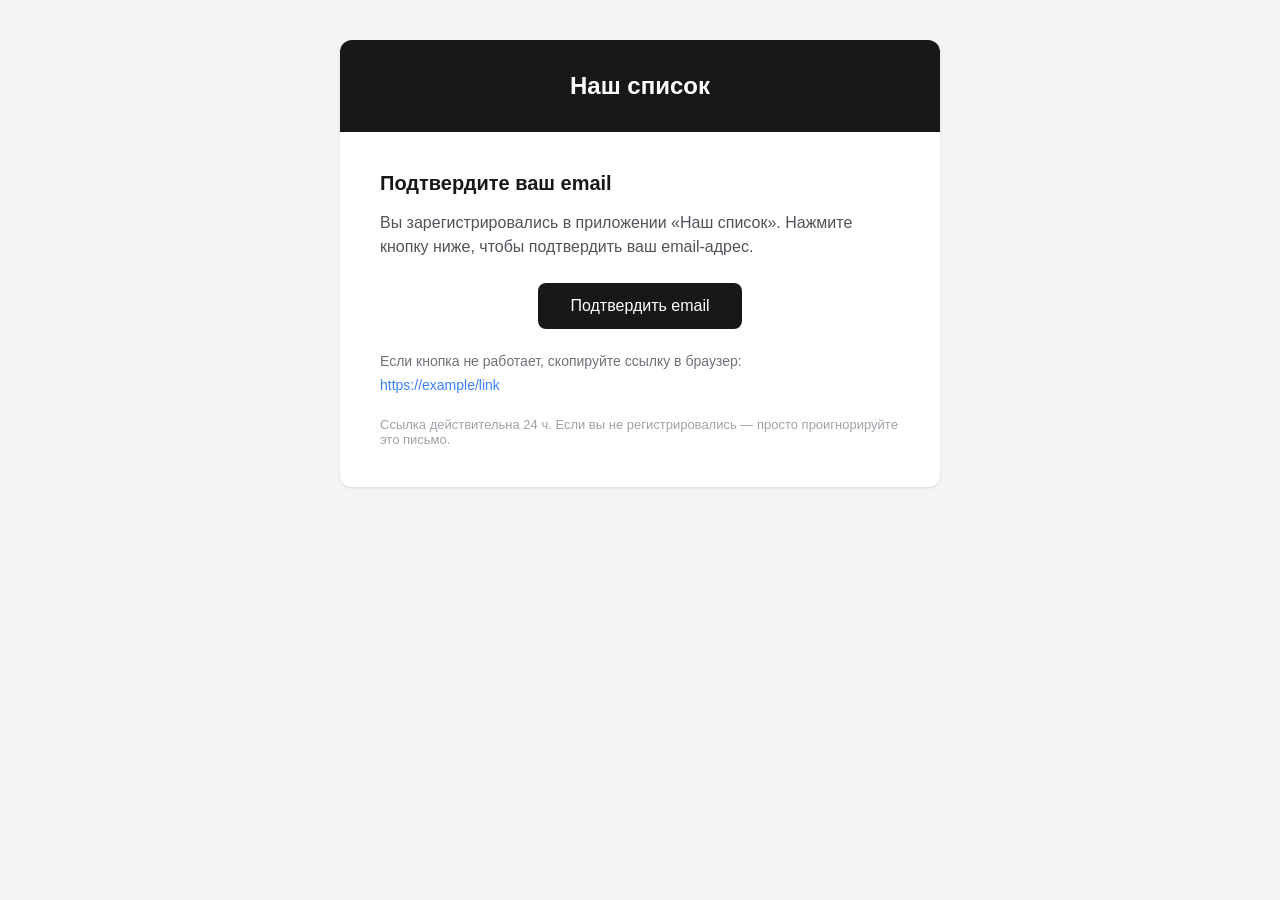
<file: src/main/resources/templates/email-verification.html>
<!DOCTYPE html>
<html xmlns:th="http://www.thymeleaf.org" th:lang="${#locale.language}">
<head>
    <meta charset="UTF-8">
    <meta name="viewport" content="width=device-width, initial-scale=1.0">
    <title th:text="#{email.verify.title}">Подтверждение email</title>
</head>
<body style="margin: 0; padding: 0; font-family: -apple-system, BlinkMacSystemFont, 'Segoe UI', Roboto, sans-serif; background-color: #f4f4f5;">
    <table width="100%" cellpadding="0" cellspacing="0" style="padding: 40px 20px;">
        <tr>
            <td align="center">
                <table width="600" cellpadding="0" cellspacing="0" style="background-color: #ffffff; border-radius: 12px; overflow: hidden; box-shadow: 0 1px 3px rgba(0,0,0,0.1);">
                    <!-- Шапка -->
                    <tr>
                        <td style="background-color: #18181b; padding: 32px 40px; text-align: center;">
                            <h1 style="color: #ffffff; margin: 0; font-size: 24px; font-weight: 600;" th:text="#{app.name}">Наш список</h1>
                        </td>
                    </tr>
                    <!-- Контент -->
                    <tr>
                        <td style="padding: 40px;">
                            <h2 style="color: #18181b; margin: 0 0 16px; font-size: 20px;" th:text="#{email.verify.title}">Подтвердите ваш email</h2>
                            <p style="color: #52525b; margin: 0 0 24px; font-size: 16px; line-height: 1.5;" th:text="#{email.verify.intro}">
                                Вы зарегистрировались в приложении «Наш список». Нажмите кнопку ниже, чтобы подтвердить ваш email-адрес.
                            </p>
                            <table cellpadding="0" cellspacing="0" align="center" style="margin: 0 auto 24px;">
                                <tr>
                                    <td style="background-color: #18181b; border-radius: 8px;">
                                        <a th:href="${link}" href="#" style="display: inline-block; padding: 14px 32px; color: #ffffff; text-decoration: none; font-size: 16px; font-weight: 500;" th:text="#{email.verify.button}">
                                            Подтвердить email
                                        </a>
                                    </td>
                                </tr>
                            </table>
                            <p style="color: #71717a; margin: 0 0 8px; font-size: 14px;" th:text="#{email.common.fallback}">
                                Если кнопка не работает, скопируйте ссылку в браузер:
                            </p>
                            <p style="color: #3b82f6; margin: 0 0 24px; font-size: 14px; word-break: break-all;" th:text="${link}">
                                https://example/link
                            </p>
                            <p style="color: #a1a1aa; margin: 0; font-size: 13px;" th:text="#{email.verify.expires(${ttlHours})}">
                                Ссылка действительна 24 ч. Если вы не регистрировались — просто проигнорируйте это письмо.
                            </p>
                        </td>
                    </tr>
                </table>
            </td>
        </tr>
    </table>
</body>
</html>
</file>
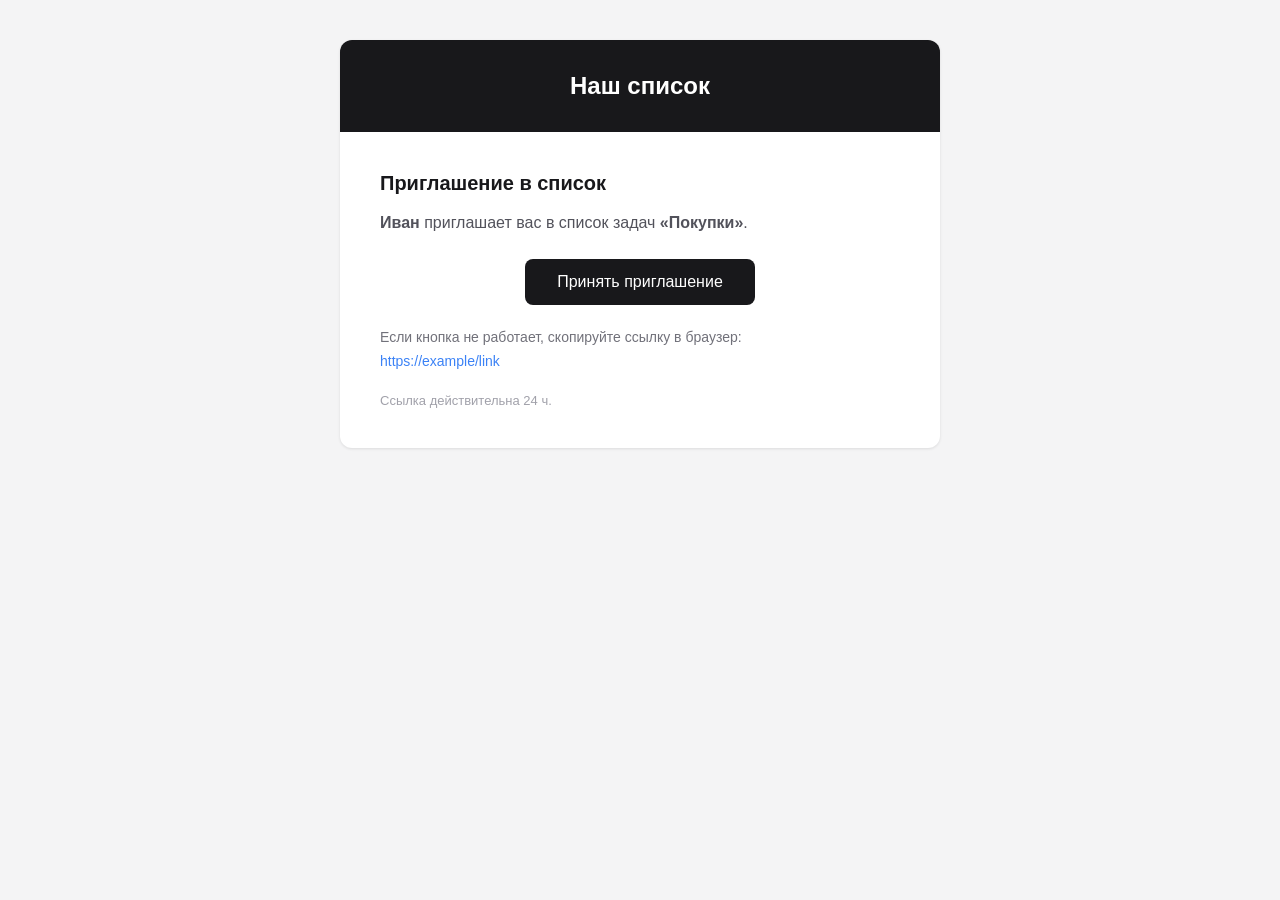
<file: src/main/resources/templates/invite.html>
<!DOCTYPE html>
<html xmlns:th="http://www.thymeleaf.org" th:lang="${#locale.language}">
<head>
    <meta charset="UTF-8">
    <meta name="viewport" content="width=device-width, initial-scale=1.0">
    <title th:text="#{email.invite.title}">Приглашение в список</title>
</head>
<body style="margin: 0; padding: 0; font-family: -apple-system, BlinkMacSystemFont, 'Segoe UI', Roboto, sans-serif; background-color: #f4f4f5;">
    <table width="100%" cellpadding="0" cellspacing="0" style="padding: 40px 20px;">
        <tr>
            <td align="center">
                <table width="600" cellpadding="0" cellspacing="0" style="background-color: #ffffff; border-radius: 12px; overflow: hidden; box-shadow: 0 1px 3px rgba(0,0,0,0.1);">
                    <!-- Шапка -->
                    <tr>
                        <td style="background-color: #18181b; padding: 32px 40px; text-align: center;">
                            <h1 style="color: #ffffff; margin: 0; font-size: 24px; font-weight: 600;" th:text="#{app.name}">Наш список</h1>
                        </td>
                    </tr>
                    <!-- Контент -->
                    <tr>
                        <td style="padding: 40px;">
                            <h2 style="color: #18181b; margin: 0 0 16px; font-size: 20px;" th:text="#{email.invite.title}">Приглашение в список</h2>
                            <!-- inviterName и listName приходят уже HTML-экранированными из EmailServiceImpl;
                                 th:utext нужен для рендеринга <strong> из messages_*.properties -->
                            <p style="color: #52525b; margin: 0 0 24px; font-size: 16px; line-height: 1.5;" th:utext="#{email.invite.intro(${inviterName}, ${listName})}">
                                <strong>Иван</strong> приглашает вас в список задач <strong>«Покупки»</strong>.
                            </p>
                            <table cellpadding="0" cellspacing="0" align="center" style="margin: 0 auto 24px;">
                                <tr>
                                    <td style="background-color: #18181b; border-radius: 8px;">
                                        <a th:href="${link}" href="#" style="display: inline-block; padding: 14px 32px; color: #ffffff; text-decoration: none; font-size: 16px; font-weight: 500;" th:text="#{email.invite.button}">
                                            Принять приглашение
                                        </a>
                                    </td>
                                </tr>
                            </table>
                            <p style="color: #71717a; margin: 0 0 8px; font-size: 14px;" th:text="#{email.common.fallback}">
                                Если кнопка не работает, скопируйте ссылку в браузер:
                            </p>
                            <p style="color: #3b82f6; margin: 0 0 24px; font-size: 14px; word-break: break-all;" th:text="${link}">
                                https://example/link
                            </p>
                            <p style="color: #a1a1aa; margin: 0; font-size: 13px;" th:text="#{email.invite.expires(${ttlHours})}">
                                Ссылка действительна 24 ч.
                            </p>
                        </td>
                    </tr>
                </table>
            </td>
        </tr>
    </table>
</body>
</html>
</file>
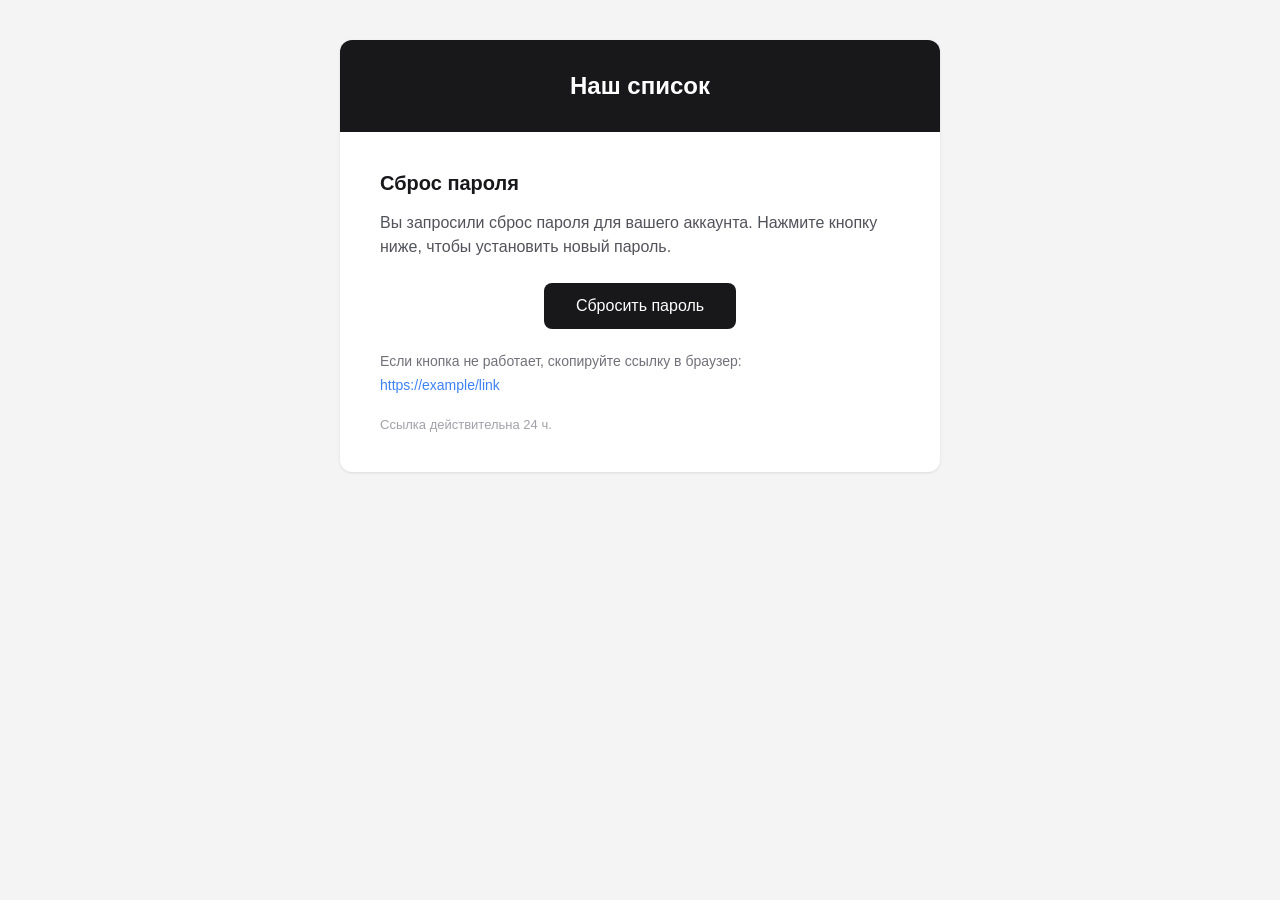
<file: src/main/resources/templates/password-reset.html>
<!DOCTYPE html>
<html xmlns:th="http://www.thymeleaf.org" th:lang="${#locale.language}">
<head>
    <meta charset="UTF-8">
    <meta name="viewport" content="width=device-width, initial-scale=1.0">
    <title th:text="#{email.reset.title}">Сброс пароля</title>
</head>
<body style="margin: 0; padding: 0; font-family: -apple-system, BlinkMacSystemFont, 'Segoe UI', Roboto, sans-serif; background-color: #f4f4f5;">
    <table width="100%" cellpadding="0" cellspacing="0" style="padding: 40px 20px;">
        <tr>
            <td align="center">
                <table width="600" cellpadding="0" cellspacing="0" style="background-color: #ffffff; border-radius: 12px; overflow: hidden; box-shadow: 0 1px 3px rgba(0,0,0,0.1);">
                    <!-- Шапка -->
                    <tr>
                        <td style="background-color: #18181b; padding: 32px 40px; text-align: center;">
                            <h1 style="color: #ffffff; margin: 0; font-size: 24px; font-weight: 600;" th:text="#{app.name}">Наш список</h1>
                        </td>
                    </tr>
                    <!-- Контент -->
                    <tr>
                        <td style="padding: 40px;">
                            <h2 style="color: #18181b; margin: 0 0 16px; font-size: 20px;" th:text="#{email.reset.title}">Сброс пароля</h2>
                            <p style="color: #52525b; margin: 0 0 24px; font-size: 16px; line-height: 1.5;" th:text="#{email.reset.intro}">
                                Вы запросили сброс пароля для вашего аккаунта. Нажмите кнопку ниже, чтобы установить новый пароль.
                            </p>
                            <table cellpadding="0" cellspacing="0" align="center" style="margin: 0 auto 24px;">
                                <tr>
                                    <td style="background-color: #18181b; border-radius: 8px;">
                                        <a th:href="${link}" href="#" style="display: inline-block; padding: 14px 32px; color: #ffffff; text-decoration: none; font-size: 16px; font-weight: 500;" th:text="#{email.reset.button}">
                                            Сбросить пароль
                                        </a>
                                    </td>
                                </tr>
                            </table>
                            <p style="color: #71717a; margin: 0 0 8px; font-size: 14px;" th:text="#{email.common.fallback}">
                                Если кнопка не работает, скопируйте ссылку в браузер:
                            </p>
                            <p style="color: #3b82f6; margin: 0 0 24px; font-size: 14px; word-break: break-all;" th:text="${link}">
                                https://example/link
                            </p>
                            <p style="color: #a1a1aa; margin: 0; font-size: 13px;" th:text="#{email.reset.expires(${ttlHours})}">
                                Ссылка действительна 24 ч.
                            </p>
                        </td>
                    </tr>
                </table>
            </td>
        </tr>
    </table>
</body>
</html>
</file>
